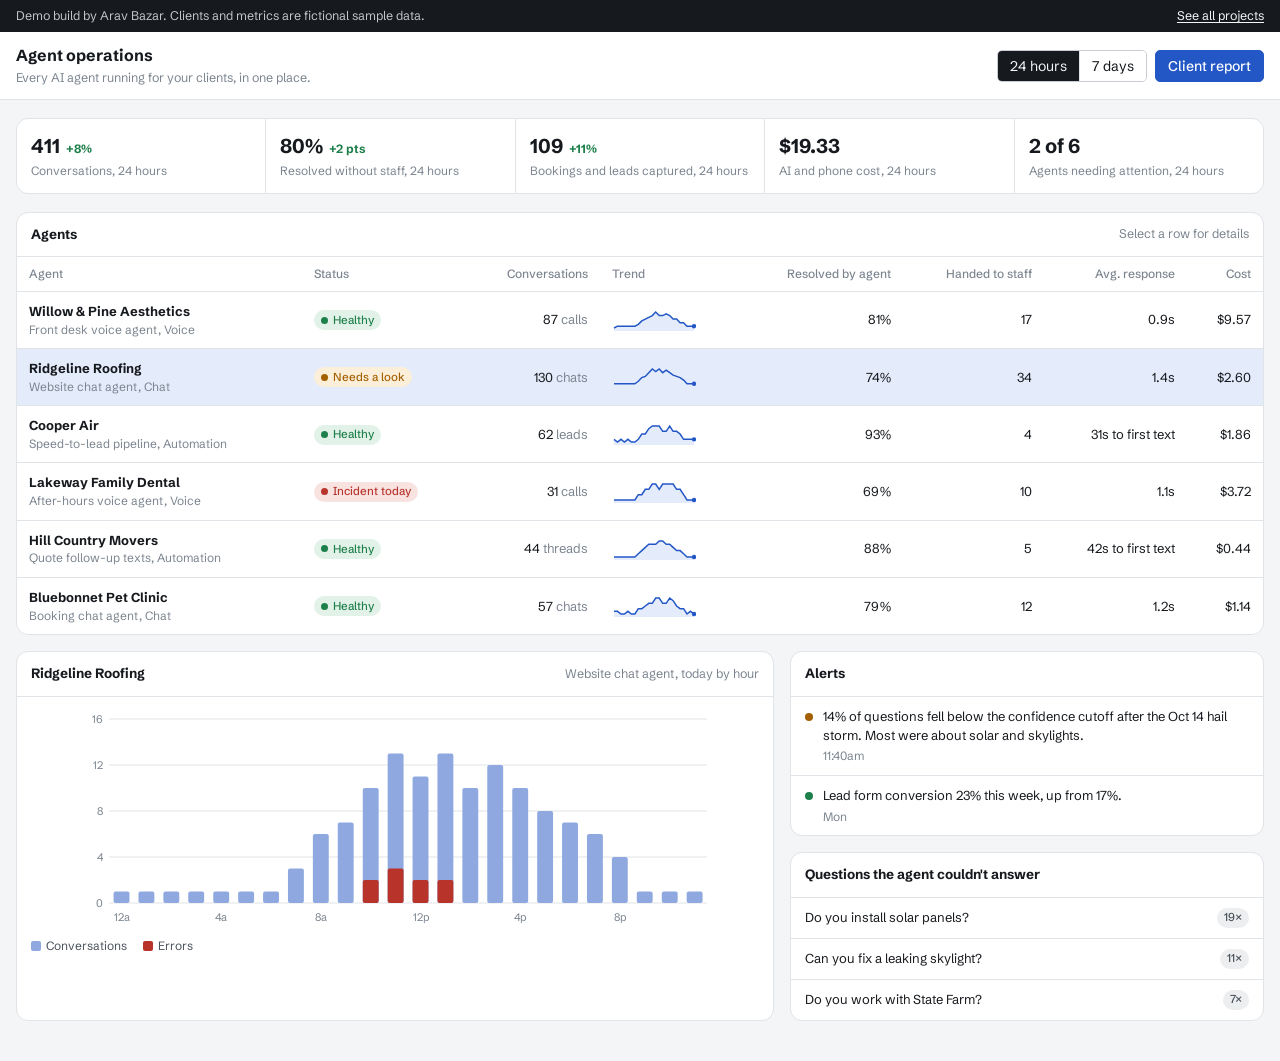
<file: agent-ops/index.html>
<!doctype html>
<html lang="en">
<head>
<meta charset="utf-8">
<meta name="viewport" content="width=device-width, initial-scale=1, viewport-fit=cover">
<title>Agent Ops Monitor</title>
<meta name="description" content="Demo: one dashboard for every AI agent an agency runs across its clients, with alerts, knowledge gaps and a forwardable client report.">
<link rel="stylesheet" href="../assets/base.css">
<style>
/* Layout: ops table first (summary before detail), selected agent's chart and feeds below. */
:root { --accent: #2357c6; --accent-soft: #e4ebfa; --bar: #8fa9e0; }
@media (prefers-color-scheme: dark) { :root:not([data-theme="light"]) { --accent: #7ea2ef; --accent-soft: #1c2640; --accent-ink: #0b1020; --bar: #3d5794; } }
:root[data-theme="dark"] { --accent: #7ea2ef; --accent-soft: #1c2640; --accent-ink: #0b1020; --bar: #3d5794; }

.wrap { max-width: 1320px; margin: 0 auto; padding-left: max(16px, env(safe-area-inset-left, 0px)); padding-right: max(16px, env(safe-area-inset-right, 0px)); }
.top { background: var(--surface); border-bottom: 1px solid var(--line); }
.top .wrap { display: flex; gap: 12px 24px; align-items: center; justify-content: space-between; flex-wrap: wrap; padding-block: 12px; }
.top h1 { margin: 0; font-size: 16px; }
.top p { margin: 2px 0 0; font-size: 12.5px; color: var(--ink-3); }
.seg { display: inline-flex; border: 1px solid var(--line-strong); border-radius: var(--r-sm); overflow: hidden; }
.seg button { border: 0; background: var(--surface); height: 30px; padding: 0 12px; cursor: pointer; border-right: 1px solid var(--line); }
.seg button:last-child { border-right: 0; }
.seg button[aria-pressed="true"] { background: var(--ink); color: var(--bg); }

.summary { display: grid; grid-template-columns: repeat(5, minmax(0, 1fr)); gap: 1px; background: var(--line); border: 1px solid var(--line); border-radius: var(--r-lg); overflow: hidden; margin-block: 18px; }
.summary div { background: var(--surface); padding: 12px 14px; }
.summary b { font-size: 20px; display: block; }
.summary span { font-size: 12px; color: var(--ink-3); }
.summary small { font-size: 12px; margin-left: 6px; }
.up { color: var(--ok); } .down { color: var(--bad); }

.panel { background: var(--surface); border: 1px solid var(--line); border-radius: var(--r-lg); }
.panel h2 { font-size: 13.5px; margin: 0; padding: 12px 14px; border-bottom: 1px solid var(--line); display: flex; justify-content: space-between; align-items: center; gap: 10px; flex-wrap: wrap; }
.tablewrap { overflow-x: auto; }
table { width: 100%; border-collapse: collapse; font-size: 13px; }
th { text-align: left; font-weight: 500; font-size: 12px; color: var(--ink-3); padding: 8px 12px; border-bottom: 1px solid var(--line); white-space: nowrap; }
th.num, td.num { text-align: right; }
td { padding: 10px 12px; border-bottom: 1px solid var(--line); white-space: nowrap; }
tbody tr { cursor: pointer; }
tbody tr:hover { background: var(--bg); }
tbody tr[aria-selected="true"] { background: var(--accent-soft); }
tbody tr:last-child td { border-bottom: 0; }
td .sub { display: block; color: var(--ink-3); font-size: 12px; }
.spark { width: 84px; height: 22px; display: block; }

.grid2 { display: grid; grid-template-columns: minmax(0, 1.6fr) minmax(0, 1fr); gap: 16px; margin-block: 16px 40px; }
.chartbox { padding: 12px 14px 8px; }
.chart { width: 100%; height: 220px; display: block; }
.legend { display: flex; gap: 16px; font-size: 12px; color: var(--ink-2); padding: 0 14px 12px; flex-wrap: wrap; }
.legend i { display: inline-block; width: 10px; height: 10px; border-radius: 2px; margin-right: 5px; vertical-align: -1px; }
.feed { list-style: none; margin: 0; padding: 0; }
.feed li { padding: 10px 14px; border-bottom: 1px solid var(--line); display: grid; grid-template-columns: auto 1fr; gap: 3px 10px; font-size: 13px; }
.feed li:last-child { border-bottom: 0; }
.feed .t { grid-column: 2; color: var(--ink-3); font-size: 12px; }
.sev { width: 8px; height: 8px; border-radius: 50%; margin-top: 6px; }
.sev.bad { background: var(--bad); } .sev.warn { background: var(--warn); } .sev.ok { background: var(--ok); }
.gaps li { grid-template-columns: 1fr auto; }
.stack { display: grid; gap: 16px; align-content: start; }

.modal { position: fixed; inset: 0; background: rgba(10, 14, 20, .45); display: grid; place-items: center; z-index: 50; padding: 16px; }
.sheet { background: var(--surface); border-radius: var(--r-lg); max-width: 640px; width: 100%; max-height: 86vh; overflow: auto; border: 1px solid var(--line); }
.sheet header { display: flex; justify-content: space-between; gap: 10px; align-items: center; padding: 14px 18px; border-bottom: 1px solid var(--line); position: sticky; top: 0; background: var(--surface); }
.report { padding: 18px 22px 24px; font-size: 14px; line-height: 1.6; }
.report h3 { margin: 0 0 4px; font-size: 18px; }
.report h4 { margin: 18px 0 4px; font-size: 14px; }
.report ul { margin: 4px 0; padding-left: 20px; }

@media (max-width: 1000px) { .grid2 { grid-template-columns: minmax(0, 1fr); } .summary { grid-template-columns: repeat(3, minmax(0, 1fr)); } }
@media (max-width: 560px) { .summary { grid-template-columns: repeat(2, minmax(0, 1fr)); } }
</style>
</head>
<body>
<div class="demo-bar"><span>Demo build by Arav Bazar. Clients and metrics are fictional sample data.</span><a href="../">See all projects</a></div>
<header class="top"><div class="wrap">
  <div><h1>Agent operations</h1><p>Every AI agent running for your clients, in one place.</p></div>
  <div style="display:flex;gap:8px;flex-wrap:wrap;align-items:center">
    <div class="seg" id="range"><button type="button" data-r="24h" aria-pressed="true">24 hours</button><button type="button" data-r="7d" aria-pressed="false">7 days</button></div>
    <button class="btn primary" id="reportBtn" type="button">Client report</button>
  </div>
</div></header>

<main class="wrap">
  <section class="summary" id="summary" aria-label="Totals"></section>
  <section class="panel" aria-label="Agents">
    <h2>Agents <span class="muted" style="font-weight:400;font-size:12.5px">Select a row for details</span></h2>
    <div class="tablewrap"><table>
      <thead><tr><th>Agent</th><th>Status</th><th class="num">Conversations</th><th>Trend</th><th class="num">Resolved by agent</th><th class="num">Handed to staff</th><th class="num">Avg. response</th><th class="num">Cost</th></tr></thead>
      <tbody id="agents"></tbody>
    </table></div>
  </section>
  <div class="grid2">
    <section class="panel" aria-label="Activity">
      <h2><span id="chartTitle">Activity</span><span class="muted" style="font-weight:400;font-size:12.5px" id="chartSub"></span></h2>
      <div class="chartbox"><svg class="chart" id="chart" role="img" aria-label="Conversations over time"></svg></div>
      <div class="legend"><span><i style="background:var(--bar)"></i>Conversations</span><span><i style="background:var(--bad)"></i>Errors</span></div>
    </section>
    <div class="stack">
      <section class="panel" aria-label="Alerts"><h2>Alerts</h2><ul class="feed" id="alerts"></ul></section>
      <section class="panel" aria-label="Knowledge gaps"><h2>Questions the agent couldn't answer</h2><ul class="feed gaps" id="gaps"></ul></section>
    </div>
  </div>
</main>

<div class="modal" id="modal" hidden><div class="sheet" role="dialog" aria-modal="true" aria-labelledby="repTitle">
  <header><b id="repTitle">Client report</b><div style="display:flex;gap:8px"><button class="btn sm" id="copyRep" type="button">Copy text</button><button class="btn sm" id="closeRep" type="button">Close</button></div></header>
  <div class="report" id="report"></div>
</div></div>

<script>
(() => {
  const $ = id => document.getElementById(id);
  const esc = s => String(s).replace(/[&<>"]/g, c => ({ "&": "&amp;", "<": "&lt;", ">": "&gt;", '"': "&quot;" }[c]));
  let seed = 7; const rnd = () => (seed = (seed * 16807) % 2147483647) / 2147483647;

  const AGENTS = [
    { id: "wp", client: "Willow & Pine Aesthetics", name: "Front desk voice agent", kind: "Voice", base: 4.2, resolved: .81, cost: .11, lat: 0.9, unit: "calls", status: "ok",
      alerts: [["warn", "Calendar API rate-limited 3 times at 9:02am; retries succeeded, no bookings lost.", "9:04am"], ["ok", "Prompt update v14 shipped: clearer filler pricing.", "Yesterday"]],
      gaps: [["Do you take CareCredit?", 6], ["Can I bring my daughter (16) for a facial?", 3], ["Do you do microneedling?", 2]] },
    { id: "rr", client: "Ridgeline Roofing", name: "Website chat agent", kind: "Chat", base: 6.5, resolved: .74, cost: .02, lat: 1.4, unit: "chats", status: "warn",
      alerts: [["warn", "14% of questions fell below the confidence cutoff after the Oct 14 hail storm. Most were about solar and skylights.", "11:40am"], ["ok", "Lead form conversion 23% this week, up from 17%.", "Mon"]],
      gaps: [["Do you install solar panels?", 19], ["Can you fix a leaking skylight?", 11], ["Do you work with State Farm?", 7]] },
    { id: "ca", client: "Cooper Air", name: "Speed-to-lead pipeline", kind: "Automation", base: 3.1, resolved: .93, cost: .03, lat: 31, unit: "leads", status: "ok",
      alerts: [["ok", "All 37 leads today got a first text in under 60 seconds.", "3:00pm"]],
      gaps: [["Lead asked about a duct cleaning price by text", 4]] },
    { id: "lw", client: "Lakeway Family Dental", name: "After-hours voice agent", kind: "Voice", base: 1.6, resolved: .69, cost: .12, lat: 1.1, unit: "calls", status: "bad",
      alerts: [["bad", "Twilio number failed over to voicemail for 6 minutes at 7:12am. Fallback worked; 2 callers left messages and were called back.", "7:20am"], ["warn", "Handoffs to staff up 12% this week, mostly insurance questions.", "Tue"]],
      gaps: [["Is Delta Dental PPO in network?", 14], ["How much is a crown without insurance?", 8]] },
    { id: "hm", client: "Hill Country Movers", name: "Quote follow-up texts", kind: "Automation", base: 2.2, resolved: .88, cost: .01, lat: 42, unit: "threads", status: "ok",
      alerts: [["ok", "Quote reminders recovered 9 quotes that had gone quiet for 3+ days.", "Mon"]], gaps: [] },
    { id: "bp", client: "Bluebonnet Pet Clinic", name: "Booking chat agent", kind: "Chat", base: 2.9, resolved: .79, cost: .02, lat: 1.2, unit: "chats", status: "ok",
      alerts: [], gaps: [["Do you see exotic pets?", 5], ["Is there a payment plan for surgery?", 3]] }
  ];
  // Per-hour series with a daytime shape, plus a few errors where the alerts say they happened.
  AGENTS.forEach(a => {
    a.hours = Array.from({ length: 24 }, (_, h) => { const day = Math.max(0, Math.sin((h - 6) / 15 * Math.PI)); const v = a.base * (0.15 + day * 1.7) * (0.75 + rnd() * .5); return Math.round(v); });
    a.days = Array.from({ length: 7 }, () => Math.round(a.base * 24 * (0.7 + rnd() * .5)));
    a.errH = a.hours.map((_, h) => (a.id === "wp" && h === 9) ? 3 : (a.id === "lw" && h === 7) ? 6 : (a.id === "rr" && h >= 10 && h <= 13) ? Math.round(2 + rnd() * 3) : (rnd() < .06 ? 1 : 0));
    a.errD = a.days.map(() => Math.round(rnd() * 6));
  });
  let range = "24h", sel = 1;

  const statusPill = s => s === "ok" ? '<span class="pill ok"><span class="dot"></span>Healthy</span>' : s === "warn" ? '<span class="pill warn"><span class="dot"></span>Needs a look</span>' : '<span class="pill bad"><span class="dot"></span>Incident today</span>';
  const series = a => range === "24h" ? a.hours : a.days;
  const errs = a => range === "24h" ? a.errH : a.errD;
  const total = a => series(a).reduce((x, y) => x + y, 0);
  const money = n => "$" + n.toFixed(2);
  const latTxt = a => a.lat >= 10 ? a.lat + "s to first text" : a.lat.toFixed(1) + "s";

  function spark(vals) {
    const w = 84, h = 22, max = Math.max(...vals, 1);
    const pts = vals.map((v, i) => [i / (vals.length - 1) * (w - 4) + 2, h - 3 - v / max * (h - 6)]);
    const d = pts.map((p, i) => (i ? "L" : "M") + p[0].toFixed(1) + " " + p[1].toFixed(1)).join(" ");
    const last = pts[pts.length - 1];
    return `<svg class="spark" viewBox="0 0 ${w} ${h}" aria-hidden="true"><path d="${d} L${w - 2} ${h} L2 ${h} Z" fill="var(--accent-soft)"/><path d="${d}" fill="none" stroke="var(--accent)" stroke-width="1.5"/><circle cx="${last[0]}" cy="${last[1]}" r="2.2" fill="var(--accent)"/></svg>`;
  }
  function renderSummary() {
    const conv = AGENTS.reduce((s, a) => s + total(a), 0);
    const res = AGENTS.reduce((s, a) => s + total(a) * a.resolved, 0) / conv;
    const cost = AGENTS.reduce((s, a) => s + total(a) * a.cost, 0);
    const inc = AGENTS.filter(a => a.status !== "ok").length;
    const booked = Math.round(total(AGENTS[0]) * .42 + total(AGENTS[1]) * .19 + total(AGENTS[2]) * .5 + total(AGENTS[5]) * .3);
    const items = [[conv.toLocaleString(), "Conversations", "+8%", "up"], [Math.round(res * 100) + "%", "Resolved without staff", "+2 pts", "up"], [booked.toLocaleString(), "Bookings and leads captured", "+11%", "up"], [money(cost), "AI and phone cost", "", ""], [inc + " of " + AGENTS.length, "Agents needing attention", "", ""]];
    $("summary").innerHTML = items.map(([v, l, d, c]) => `<div><b>${v}${d ? `<small class="${c}">${d}</small>` : ""}</b><span>${l}${range === "7d" ? ", 7 days" : ", 24 hours"}</span></div>`).join("");
  }
  function renderTable() {
    $("agents").innerHTML = AGENTS.map((a, i) => {
      const t = total(a);
      return `<tr data-i="${i}" aria-selected="${i === sel}"><td><b>${esc(a.client)}</b><span class="sub">${esc(a.name)}, ${a.kind}</span></td><td>${statusPill(a.status)}</td>
        <td class="num">${t.toLocaleString()} <span class="muted">${a.unit}</span></td><td>${spark(series(a))}</td>
        <td class="num">${Math.round(a.resolved * 100)}%</td><td class="num">${Math.round(t * (1 - a.resolved)).toLocaleString()}</td><td class="num">${latTxt(a)}</td><td class="num">${money(t * a.cost)}</td></tr>`;
    }).join("");
  }
  function renderChart() {
    const a = AGENTS[sel]; const vals = series(a), ev = errs(a);
    $("chartTitle").textContent = a.client;
    $("chartSub").textContent = a.name + (range === "24h" ? ", today by hour" : ", last 7 days");
    const W = 640, H = 220, L = 34, B = 26, T = 10, R = 8;
    const max = Math.max(...vals, 1); const step = max > 40 ? 20 : max > 20 ? 10 : max > 8 ? 4 : 2; const top = Math.ceil(max / step) * step;
    const n = vals.length, bw = (W - L - R) / n;
    const y = v => T + (H - T - B) * (1 - v / top);
    let s = "";
    for (let g = 0; g <= top; g += step) s += `<line x1="${L}" x2="${W - R}" y1="${y(g)}" y2="${y(g)}" stroke="var(--line)"/><text x="${L - 6}" y="${y(g) + 4}" text-anchor="end" font-size="11" fill="var(--ink-3)">${g}</text>`;
    const dayNames = ["Wed", "Thu", "Fri", "Sat", "Sun", "Mon", "Today"];
    vals.forEach((v, i) => {
      const x = L + i * bw + bw * .18, w = bw * .64;
      s += `<rect x="${x.toFixed(1)}" y="${y(v).toFixed(1)}" width="${w.toFixed(1)}" height="${(y(0) - y(v)).toFixed(1)}" rx="2" fill="var(--bar)"><title>${v} ${a.unit}</title></rect>`;
      if (ev[i]) s += `<rect x="${x.toFixed(1)}" y="${y(Math.min(ev[i], top)).toFixed(1)}" width="${w.toFixed(1)}" height="${(y(0) - y(Math.min(ev[i], top))).toFixed(1)}" rx="2" fill="var(--bad)"><title>${ev[i]} errors</title></rect>`;
      const lab = range === "24h" ? (i % 4 === 0 ? (i === 0 ? "12a" : i < 12 ? i + "a" : i === 12 ? "12p" : (i - 12) + "p") : "") : dayNames[i];
      if (lab) s += `<text x="${(L + i * bw + bw / 2).toFixed(1)}" y="${H - 8}" text-anchor="middle" font-size="11" fill="var(--ink-3)">${lab}</text>`;
    });
    $("chart").setAttribute("viewBox", `0 0 ${W} ${H}`); $("chart").innerHTML = s;
    $("alerts").innerHTML = a.alerts.length ? a.alerts.map(([sv, txt, t]) => `<li><span class="sev ${sv}"></span><span>${esc(txt)}</span><span class="t">${t}</span></li>`).join("") : '<li><span class="sev ok"></span><span>No alerts in this period.</span></li>';
    $("gaps").innerHTML = a.gaps.length ? a.gaps.map(([q, n]) => `<li><span>${esc(q)}</span><span class="pill">${n}×</span></li>`).join("") : '<li><span class="muted">None this period.</span></li>';
  }
  function render() { renderSummary(); renderTable(); renderChart(); }

  function report() {
    const conv = AGENTS.reduce((s, a) => s + a.days.reduce((x, y) => x + y, 0), 0);
    const a = AGENTS[sel], wk = a.days.reduce((x, y) => x + y, 0);
    const txt = `<h3>${esc(a.client)}: weekly AI report</h3><p class="muted">${esc(a.name)}, last 7 days</p>
      <h4>What happened</h4><ul><li>Your ${a.kind.toLowerCase()} agent handled ${wk.toLocaleString()} ${a.unit} and resolved ${Math.round(a.resolved * 100)}% without your team.</li>
      <li>${Math.round(wk * (1 - a.resolved))} were handed to your staff with a summary, so nobody had to start over.</li>
      <li>Average response: ${latTxt(a)}. Running cost: ${money(wk * a.cost)} for the week.</li></ul>
      <h4>Issues and fixes</h4><ul>${a.alerts.map(x => `<li>${esc(x[1])}</li>`).join("") || "<li>No issues this week.</li>"}</ul>
      <h4>Questions to add to the knowledge base</h4><ul>${a.gaps.map(g => `<li>${esc(g[0])} (asked ${g[1]} times)</li>`).join("") || "<li>None.</li>"}</ul>
      <h4>Next week</h4><ul><li>${a.gaps.length ? "Add answers for the top " + Math.min(2, a.gaps.length) + " questions above and re-test." : "Keep monitoring; no changes planned."}</li></ul>`;
    $("report").innerHTML = txt; $("repTitle").textContent = "Report for " + a.client; $("modal").hidden = false; $("closeRep").focus();
  }
  $("agents").onclick = e => { const tr = e.target.closest("tr"); if (tr) { sel = +tr.dataset.i; renderTable(); renderChart(); } };
  $("range").onclick = e => { const b = e.target.closest("button"); if (!b) return; range = b.dataset.r; document.querySelectorAll("#range button").forEach(x => x.setAttribute("aria-pressed", x === b)); render(); };
  $("reportBtn").onclick = report;
  $("closeRep").onclick = () => $("modal").hidden = true;
  $("modal").onclick = e => { if (e.target === $("modal")) $("modal").hidden = true; };
  document.addEventListener("keydown", e => { if (e.key === "Escape") $("modal").hidden = true; });
  $("copyRep").onclick = async () => { const t = $("report").innerText; try { await navigator.clipboard.writeText(t); $("copyRep").textContent = "Copied"; } catch (err) { const r = document.createRange(); r.selectNodeContents($("report")); const s = getSelection(); s.removeAllRanges(); s.addRange(r); $("copyRep").textContent = "Text selected"; } setTimeout(() => $("copyRep").textContent = "Copy text", 1600); };
  render();
})();
</script>
</body>
</html>
</file>
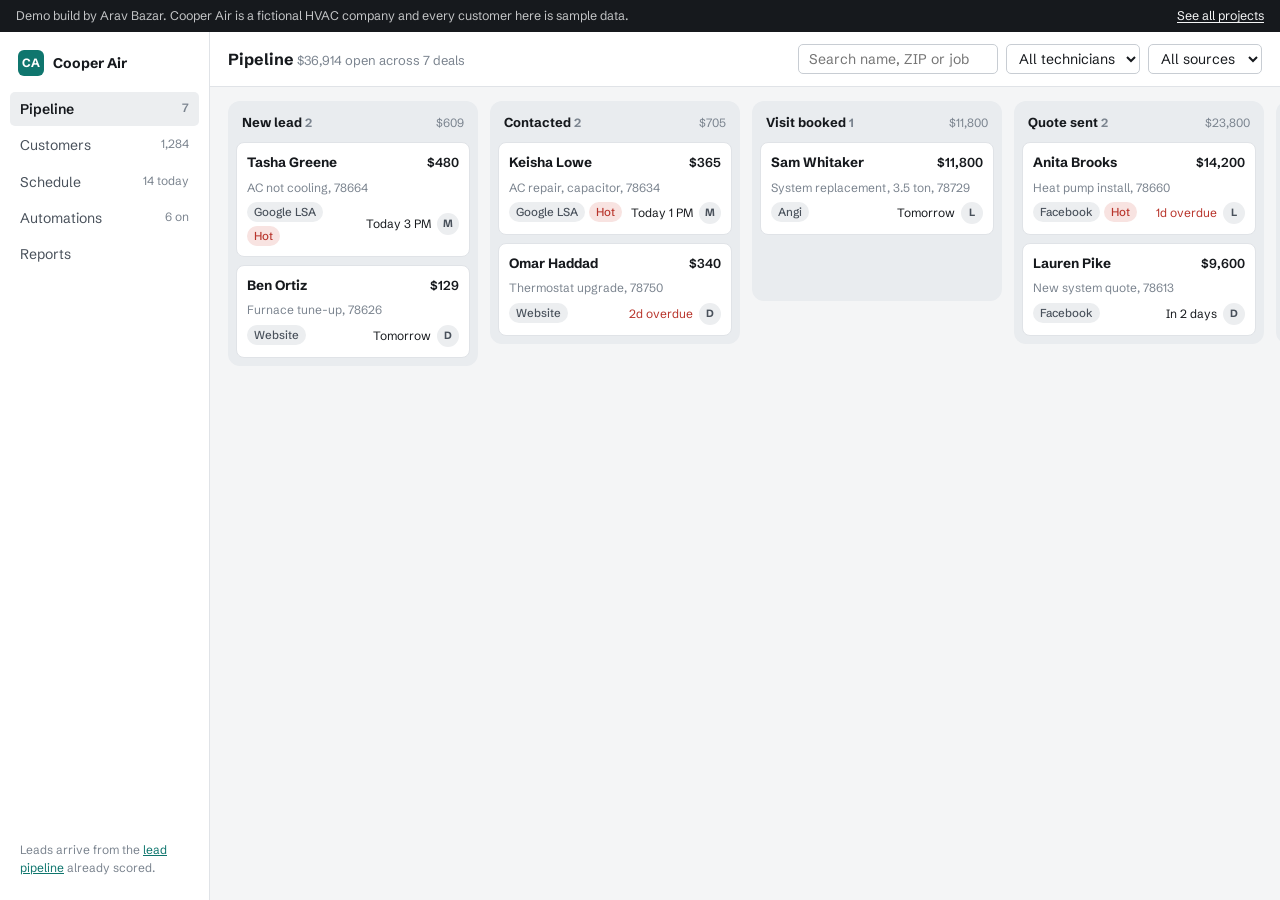
<file: crm/index.html>
<!doctype html>
<html lang="en">
<head>
<meta charset="utf-8">
<meta name="viewport" content="width=device-width, initial-scale=1, viewport-fit=cover">
<title>Cooper Air CRM</title>
<meta name="description" content="Demo: a custom CRM for a home-service company, with a drag-and-drop pipeline, built-in follow-up automations and a full history on every customer.">
<link rel="stylesheet" href="../assets/base.css">
<style>
/* Layout: sidebar nav, pipeline board, customer panel that slides over on the right. */
:root { --accent: #0f766e; --accent-soft: #dcf0ed; --col: #e9ecef; }
@media (prefers-color-scheme: dark) { :root:not([data-theme="light"]) { --accent: #4cc2b4; --accent-soft: #15302d; --accent-ink: #062320; --col: #15181b; } }
:root[data-theme="dark"] { --accent: #4cc2b4; --accent-soft: #15302d; --accent-ink: #062320; --col: #15181b; }

.shell { display: grid; grid-template-columns: 210px minmax(0, 1fr); min-height: calc(100vh - 32px); }
.nav { background: var(--surface); border-right: 1px solid var(--line); padding: 14px 10px; display: flex; flex-direction: column; gap: 2px; }
.nav .co { display: flex; gap: 9px; align-items: center; padding: 4px 8px 14px; font-weight: 700; }
.nav .co i { width: 26px; height: 26px; border-radius: 6px; background: var(--accent); color: var(--accent-ink); display: grid; place-items: center; font-style: normal; font-size: 12px; }
.nav a { text-decoration: none; padding: 7px 10px; border-radius: var(--r-sm); color: var(--ink-2); display: flex; justify-content: space-between; }
.nav a[aria-current="page"] { background: var(--sunken); color: var(--ink); font-weight: 600; }
.nav a span { color: var(--ink-3); font-size: 12px; }
.nav .foot { margin-top: auto; font-size: 12px; color: var(--ink-3); padding: 10px; }

.main { min-width: 0; display: flex; flex-direction: column; }
.bar { display: flex; flex-wrap: wrap; gap: 10px 16px; align-items: center; justify-content: space-between; padding: 12px 18px; border-bottom: 1px solid var(--line); background: var(--surface); }
.bar h1 { margin: 0; font-size: 16px; }
.filters { display: flex; gap: 8px; flex-wrap: wrap; }
.filters select { height: 30px; border: 1px solid var(--line-strong); border-radius: var(--r-sm); background: var(--surface); padding: 0 8px; }
.filters .input { width: 200px; height: 30px; }

.board { flex: 1; display: grid; grid-auto-flow: column; grid-auto-columns: minmax(250px, 1fr); gap: 12px; padding: 14px 18px 24px; overflow-x: auto; align-items: start; }
.col { background: var(--col); border-radius: var(--r-lg); padding: 8px; min-height: 200px; display: flex; flex-direction: column; gap: 8px; }
.col.over { outline: 2px dashed var(--accent); outline-offset: -2px; }
.col header { display: flex; justify-content: space-between; align-items: baseline; padding: 4px 6px 2px; }
.col header b { font-size: 13px; }
.col header span { font-size: 12px; color: var(--ink-3); }
.card { background: var(--surface); border: 1px solid var(--line); border-radius: var(--r-md); padding: 10px; display: grid; gap: 6px; cursor: grab; text-align: left; width: 100%; }
.card:hover { border-color: var(--line-strong); }
.card.dragging { opacity: .5; }
.card .r1 { display: flex; justify-content: space-between; gap: 8px; }
.card b { font-size: 13.5px; }
.card .val { font-weight: 600; font-size: 13px; }
.card .meta { font-size: 12px; color: var(--ink-3); }
.card .tags { display: flex; gap: 4px; flex-wrap: wrap; }
.card .due { font-size: 12px; white-space: nowrap; }
.nav .foot a { display: inline; padding: 0; color: var(--accent); text-decoration: underline; }
.card .due.late { color: var(--bad); }
.av { width: 22px; height: 22px; border-radius: 50%; background: var(--sunken); color: var(--ink-2); font-size: 10.5px; font-weight: 700; display: inline-grid; place-items: center; flex: none; }

.panel { position: fixed; top: 0; right: 0; bottom: 0; width: min(440px, 100vw); background: var(--surface); border-left: 1px solid var(--line); box-shadow: -12px 0 40px rgba(0,0,0,.14); z-index: 40; overflow: auto; padding-top: env(safe-area-inset-top, 0px); }
.panel header { position: sticky; top: 0; background: var(--surface); display: flex; justify-content: space-between; align-items: start; gap: 10px; padding: 16px 18px 12px; border-bottom: 1px solid var(--line); }
.panel h2 { margin: 0; font-size: 18px; }
.panel .sec { padding: 14px 18px; border-bottom: 1px solid var(--line); }
.panel h3 { margin: 0 0 8px; font-size: 12.5px; color: var(--ink-3); font-weight: 600; }
.kv { display: grid; grid-template-columns: 100px 1fr; gap: 6px 10px; font-size: 13px; margin: 0; }
.kv dt { color: var(--ink-3); } .kv dd { margin: 0; overflow-wrap: anywhere; }
.tl { list-style: none; margin: 0; padding: 0; display: grid; gap: 12px; }
.tl li { display: grid; grid-template-columns: 14px 1fr; gap: 10px; font-size: 13px; }
.tl li::before { content: ""; width: 8px; height: 8px; border-radius: 50%; background: var(--line-strong); margin-top: 5px; }
.tl li.auto::before { background: var(--accent); }
.tl small { display: block; color: var(--ink-3); font-size: 12px; }
.note { display: flex; gap: 8px; margin-top: 10px; }
.draft { margin-top: 10px; padding: 10px; border-radius: var(--r-md); background: var(--sunken); font-size: 13px; }
.toast { position: fixed; left: 50%; transform: translateX(-50%); bottom: calc(env(safe-area-inset-bottom, 0px) + 20px); background: var(--ink); color: var(--bg); padding: 9px 14px; border-radius: var(--r-md); font-size: 13px; z-index: 60; max-width: calc(100vw - 32px); }

@media (max-width: 820px) {
  .shell { grid-template-columns: minmax(0, 1fr); }
  .nav { flex-direction: row; overflow-x: auto; border-right: 0; border-bottom: 1px solid var(--line); padding: 8px; }
  .nav .co { padding: 4px 8px; } .nav .foot { display: none; }
  .filters .input { width: 100%; }
  .board { grid-auto-columns: minmax(240px, 82vw); }
}
</style>
</head>
<body>
<div class="demo-bar"><span>Demo build by Arav Bazar. Cooper Air is a fictional HVAC company and every customer here is sample data.</span><a href="../">See all projects</a></div>
<div class="shell">
  <nav class="nav" aria-label="CRM">
    <div class="co"><i aria-hidden="true">CA</i>Cooper Air</div>
    <a href="#" aria-current="page">Pipeline <span id="navCount"></span></a>
    <a href="#">Customers <span>1,284</span></a>
    <a href="#">Schedule <span>14 today</span></a>
    <a href="#">Automations <span>6 on</span></a>
    <a href="#">Reports</a>
    <div class="foot">Leads arrive from the <a href="../speed-to-lead/">lead pipeline</a> already scored.</div>
  </nav>
  <div class="main">
    <div class="bar">
      <h1>Pipeline <span class="muted" id="pipeTotal" style="font-weight:400;font-size:13px"></span></h1>
      <div class="filters">
        <label class="sr" for="q">Search</label><input class="input" id="q" placeholder="Search name, ZIP or job">
        <label class="sr" for="fTech">Technician</label><select id="fTech"><option value="">All technicians</option><option>Marco</option><option>Dana</option><option>Luis</option></select>
        <label class="sr" for="fSrc">Source</label><select id="fSrc"><option value="">All sources</option><option>Google LSA</option><option>Website</option><option>Facebook</option><option>Referral</option><option>Angi</option></select>
      </div>
    </div>
    <div class="board" id="board"></div>
  </div>
</div>
<aside class="panel" id="panel" hidden aria-label="Customer"></aside>
<div class="toast" id="toast" hidden role="status"></div>

<script>
(() => {
  const STAGES = [
    { id: "new", name: "New lead", auto: "Texted within 60 seconds by the lead pipeline" },
    { id: "contacted", name: "Contacted", auto: "Call task created for the assigned tech" },
    { id: "visit", name: "Visit booked", auto: "Reminder text sent the evening before" },
    { id: "quote", name: "Quote sent", auto: "Follow-up text scheduled in 2 days if no reply" },
    { id: "won", name: "Won", auto: "Review request sent 24 hours after the job" },
    { id: "lost", name: "Lost", auto: "Added to the spring tune-up campaign" }
  ];
  const D = (days, h = 10) => { const d = new Date(); d.setDate(d.getDate() + days); d.setHours(h, 0, 0, 0); return d; };
  let DEALS = [
    { id: 1, name: "Tasha Greene", job: "AC not cooling", value: 480, stage: "new", tech: "Marco", src: "Google LSA", zip: "78664", phone: "(512) 555-0161", score: 90, due: D(0, 15), hist: [["auto", "Lead came in from Google Local Services, scored 90", -0.02], ["auto", "Text sent: tech available today 12 to 2pm or 3 to 5pm", -0.02]] },
    { id: 2, name: "Ben Ortiz", job: "Furnace tune-up", value: 129, stage: "new", tech: "Dana", src: "Website", zip: "78626", phone: "(737) 555-0122", score: 40, due: D(1), hist: [["auto", "Lead came in from the website form, scored 40", -0.1]] },
    { id: 3, name: "Keisha Lowe", job: "AC repair, capacitor", value: 365, stage: "contacted", tech: "Marco", src: "Google LSA", zip: "78634", phone: "(512) 555-0112", score: 80, due: D(0, 13), hist: [["auto", "Text sent within 9 seconds", -0.2], ["user", "Marco called, confirmed AC blowing warm", -0.18]] },
    { id: 4, name: "Sam Whitaker", job: "System replacement, 3.5 ton", value: 11800, stage: "visit", tech: "Luis", src: "Angi", zip: "78729", phone: "(512) 555-0139", score: 65, due: D(1, 9), hist: [["auto", "Lead came in from Angi, scored 65", -2], ["user", "Luis booked an in-home estimate", -1.5], ["auto", "Reminder text scheduled for tonight", -1.5]] },
    { id: 5, name: "Anita Brooks", job: "Heat pump install", value: 14200, stage: "quote", tech: "Luis", src: "Facebook", zip: "78660", phone: "(512) 555-0174", score: 70, due: D(-1), hist: [["user", "Estimate visit done, measured for 4 ton heat pump", -6], ["user", "Quote sent: Good $11,900, Better $14,200, Best $17,600", -4], ["auto", "Follow-up text sent: any questions on the quote?", -2]] },
    { id: 6, name: "Lauren Pike", job: "New system quote", value: 9600, stage: "quote", tech: "Dana", src: "Facebook", zip: "78613", phone: "(512) 555-0133", score: 55, due: D(2), hist: [["user", "Quote sent", -9], ["auto", "Lead came in again from Facebook, merged into this deal", -0.1]] },
    { id: 7, name: "Gloria Vance", job: "No heat, igniter", value: 290, stage: "won", tech: "Marco", src: "Google LSA", zip: "78681", phone: "(512) 555-0147", score: 90, due: null, hist: [["auto", "Text sent within 9 seconds", -0.3], ["user", "Replaced hot surface igniter, heat restored", -0.25], ["auto", "Review request scheduled for tomorrow", -0.25]] },
    { id: 8, name: "Ray Dominguez", job: "Duct cleaning", value: 450, stage: "won", tech: "Dana", src: "Referral", zip: "78665", phone: "(512) 555-0185", score: 50, due: null, hist: [["user", "Job complete", -3], ["auto", "Review request sent; left 5 stars", -2]] },
    { id: 9, name: "Hannah Cole", job: "Mini-split install", value: 5400, stage: "lost", tech: "Luis", src: "Website", zip: "78641", phone: "(737) 555-0104", score: 45, due: null, lost: "Went with a cheaper quote", hist: [["user", "Customer chose another company on price", -5], ["auto", "Added to the spring tune-up campaign", -5]] },
    { id: 10, name: "Omar Haddad", job: "Thermostat upgrade", value: 340, stage: "contacted", tech: "Dana", src: "Website", zip: "78750", phone: "(512) 555-0169", score: 35, due: D(-2), hist: [["auto", "Text sent within 21 seconds", -3], ["user", "Left voicemail", -2]] }
  ];
  const $ = id => document.getElementById(id);
  const esc = s => String(s).replace(/[&<>"]/g, c => ({ "&": "&amp;", "<": "&lt;", ">": "&gt;", '"': "&quot;" }[c]));
  const money = n => "$" + n.toLocaleString();
  const ago = d => { const n = Math.round(-d * 24); if (n < 1) return "Just now"; if (n < 24) return n + "h ago"; return Math.round(-d) + "d ago"; };
  const dueTxt = d => { if (!d) return ""; const t = new Date(); t.setHours(0,0,0,0); const dd = new Date(d); dd.setHours(0,0,0,0); const n = Math.round((dd - t) / 864e5); return n < 0 ? (-n) + "d overdue" : n === 0 ? "Today " + d.toLocaleTimeString([], { hour: "numeric" }) : n === 1 ? "Tomorrow" : "In " + n + " days"; };
  const initials = n => n.split(" ").map(x => x[0]).join("").slice(0, 2);
  let open = null;

  function filtered() {
    const q = $("q").value.trim().toLowerCase(), t = $("fTech").value, s = $("fSrc").value;
    return DEALS.filter(d => (!q || (d.name + " " + d.job + " " + d.zip).toLowerCase().includes(q)) && (!t || d.tech === t) && (!s || d.src === s));
  }
  function render() {
    const list = filtered();
    const openDeals = list.filter(d => !["won", "lost"].includes(d.stage));
    $("pipeTotal").textContent = money(openDeals.reduce((a, d) => a + d.value, 0)) + " open across " + openDeals.length + " deals";
    $("navCount").textContent = openDeals.length;
    $("board").innerHTML = STAGES.map(st => {
      const ds = list.filter(d => d.stage === st.id);
      return `<section class="col" data-stage="${st.id}" aria-label="${st.name}"><header><b>${st.name} <span>${ds.length}</span></b><span>${money(ds.reduce((a, d) => a + d.value, 0))}</span></header>
        ${ds.map(d => `<button class="card" draggable="true" data-id="${d.id}" type="button">
          <div class="r1"><b>${esc(d.name)}</b><span class="val">${money(d.value)}</span></div>
          <span class="meta">${esc(d.job)}, ${esc(d.zip)}</span>
          <div class="r1"><span class="tags"><span class="pill">${esc(d.src)}</span>${d.score >= 70 && !["won", "lost"].includes(d.stage) ? '<span class="pill bad">Hot</span>' : ""}</span>
          <span style="display:flex;gap:6px;align-items:center">${d.due ? `<span class="due ${d.due < new Date() && dueTxt(d.due).includes("overdue") ? "late" : ""}">${dueTxt(d.due)}</span>` : ""}<span class="av" title="${d.tech}">${initials(d.tech)}</span></span></div>
        </button>`).join("")}</section>`;
    }).join("");
  }
  function toast(msg) { $("toast").textContent = msg; $("toast").hidden = false; clearTimeout(toast.t); toast.t = setTimeout(() => $("toast").hidden = true, 2600); }
  function move(id, stage) {
    const d = DEALS.find(x => x.id === id); if (!d || d.stage === stage) return;
    const st = STAGES.find(s => s.id === stage);
    d.hist.push(["user", "Moved to " + st.name, 0]);
    d.hist.push(["auto", st.auto, 0]);
    if (stage === "visit") d.due = D(1, 10); if (stage === "quote") d.due = D(2); if (["won", "lost"].includes(stage)) d.due = null;
    d.stage = stage; render(); if (open === id) openPanel(id);
    toast(`${d.name} moved to ${st.name}. ${st.auto}.`);
  }
  function draft(d) {
    const f = d.name.split(" ")[0];
    return {
      new: `Hi ${f}, this is ${d.tech} from Cooper Air. I can come take a look at your ${d.job.toLowerCase()} today. Does 2pm or 4pm work better?`,
      contacted: `Hi ${f}, ${d.tech} from Cooper Air again. Just want to get you on the schedule for the ${d.job.toLowerCase()}. What day works this week?`,
      visit: `Hi ${f}, reminder that ${d.tech} will be at your home tomorrow at 9am for the estimate. Reply R to reschedule.`,
      quote: `Hi ${f}, checking in on the quote for your ${d.job.toLowerCase()}. Happy to walk through the options or the financing on a quick call. Any questions?`,
      won: `Hi ${f}, thanks for choosing Cooper Air. If ${d.tech} did a good job, a quick Google review helps us a lot: g.page/cooper-air-demo`,
      lost: `Hi ${f}, no worries on the ${d.job.toLowerCase()}. If anything changes, we're here, and our spring tune-up is $89 for past customers.`
    }[d.stage];
  }
  function openPanel(id) {
    const d = DEALS.find(x => x.id === id); open = id;
    $("panel").innerHTML = `<header><div><h2>${esc(d.name)}</h2><span class="muted">${esc(d.job)}</span></div><button class="btn sm" id="closeP" type="button">Close</button></header>
      <div class="sec"><dl class="kv"><dt>Deal value</dt><dd><b>${money(d.value)}</b></dd><dt>Stage</dt><dd><label class="sr" for="stageSel">Stage</label><select id="stageSel" class="input" style="height:30px">${STAGES.map(s => `<option value="${s.id}" ${s.id === d.stage ? "selected" : ""}>${s.name}</option>`).join("")}</select></dd>
        <dt>Phone</dt><dd>${esc(d.phone)}</dd><dt>ZIP</dt><dd>${esc(d.zip)}</dd><dt>Technician</dt><dd>${esc(d.tech)}</dd><dt>Source</dt><dd>${esc(d.src)}</dd><dt>Lead score</dt><dd>${d.score} / 100</dd>
        ${d.due ? `<dt>Next step</dt><dd>${dueTxt(d.due)}</dd>` : ""}${d.lost ? `<dt>Lost reason</dt><dd>${esc(d.lost)}</dd>` : ""}</dl></div>
      <div class="sec"><h3>Next text</h3><div class="draft" id="draft">${esc(draft(d))}</div><div class="note"><button class="btn sm primary" id="sendDraft" type="button">Send text</button><button class="btn sm" id="copyDraft" type="button">Copy</button></div></div>
      <div class="sec"><h3>History</h3><ul class="tl">${d.hist.slice().reverse().map(([k, t, when]) => `<li class="${k === "auto" ? "auto" : ""}"><span>${esc(t)}<small>${k === "auto" ? "Automation" : d.tech}, ${ago(when)}</small></span></li>`).join("")}</ul>
        <form class="note" id="noteForm"><label class="sr" for="noteIn">Add a note</label><input class="input" id="noteIn" placeholder="Add a note"><button class="btn sm">Add</button></form></div>`;
    $("panel").hidden = false;
    $("closeP").onclick = () => { $("panel").hidden = true; open = null; };
    $("stageSel").onchange = e => move(id, e.target.value);
    $("sendDraft").onclick = () => { d.hist.push(["user", "Text sent: " + draft(d), 0]); openPanel(id); toast("Text sent to " + d.phone + " (demo, nothing actually sent)."); };
    $("copyDraft").onclick = async () => { try { await navigator.clipboard.writeText(draft(d)); toast("Copied."); } catch (e) { const r = document.createRange(); r.selectNodeContents($("draft")); const s = getSelection(); s.removeAllRanges(); s.addRange(r); } };
    $("noteForm").onsubmit = e => { e.preventDefault(); const v = $("noteIn").value.trim(); if (!v) return; d.hist.push(["user", v, 0]); openPanel(id); };
  }

  // Drag and drop between columns (desktop); the stage menu in the panel covers touch and keyboard.
  let dragId = null;
  $("board").addEventListener("dragstart", e => { const c = e.target.closest(".card"); if (!c) return; dragId = +c.dataset.id; c.classList.add("dragging"); e.dataTransfer.effectAllowed = "move"; try { e.dataTransfer.setData("text/plain", c.dataset.id); } catch (err) {} });
  $("board").addEventListener("dragend", e => { const c = e.target.closest(".card"); if (c) c.classList.remove("dragging"); document.querySelectorAll(".col.over").forEach(x => x.classList.remove("over")); });
  $("board").addEventListener("dragover", e => { const col = e.target.closest(".col"); if (!col) return; e.preventDefault(); document.querySelectorAll(".col.over").forEach(x => x !== col && x.classList.remove("over")); col.classList.add("over"); });
  $("board").addEventListener("drop", e => { const col = e.target.closest(".col"); if (!col || dragId == null) return; e.preventDefault(); move(dragId, col.dataset.stage); dragId = null; });
  $("board").addEventListener("click", e => { const c = e.target.closest(".card"); if (c) openPanel(+c.dataset.id); });
  ["q", "fTech", "fSrc"].forEach(id => $(id).addEventListener("input", render));
  document.addEventListener("keydown", e => { if (e.key === "Escape") { $("panel").hidden = true; open = null; } });
  render();
  window.__demo = { move, openPanel };
})();
</script>
</body>
</html>
</file>
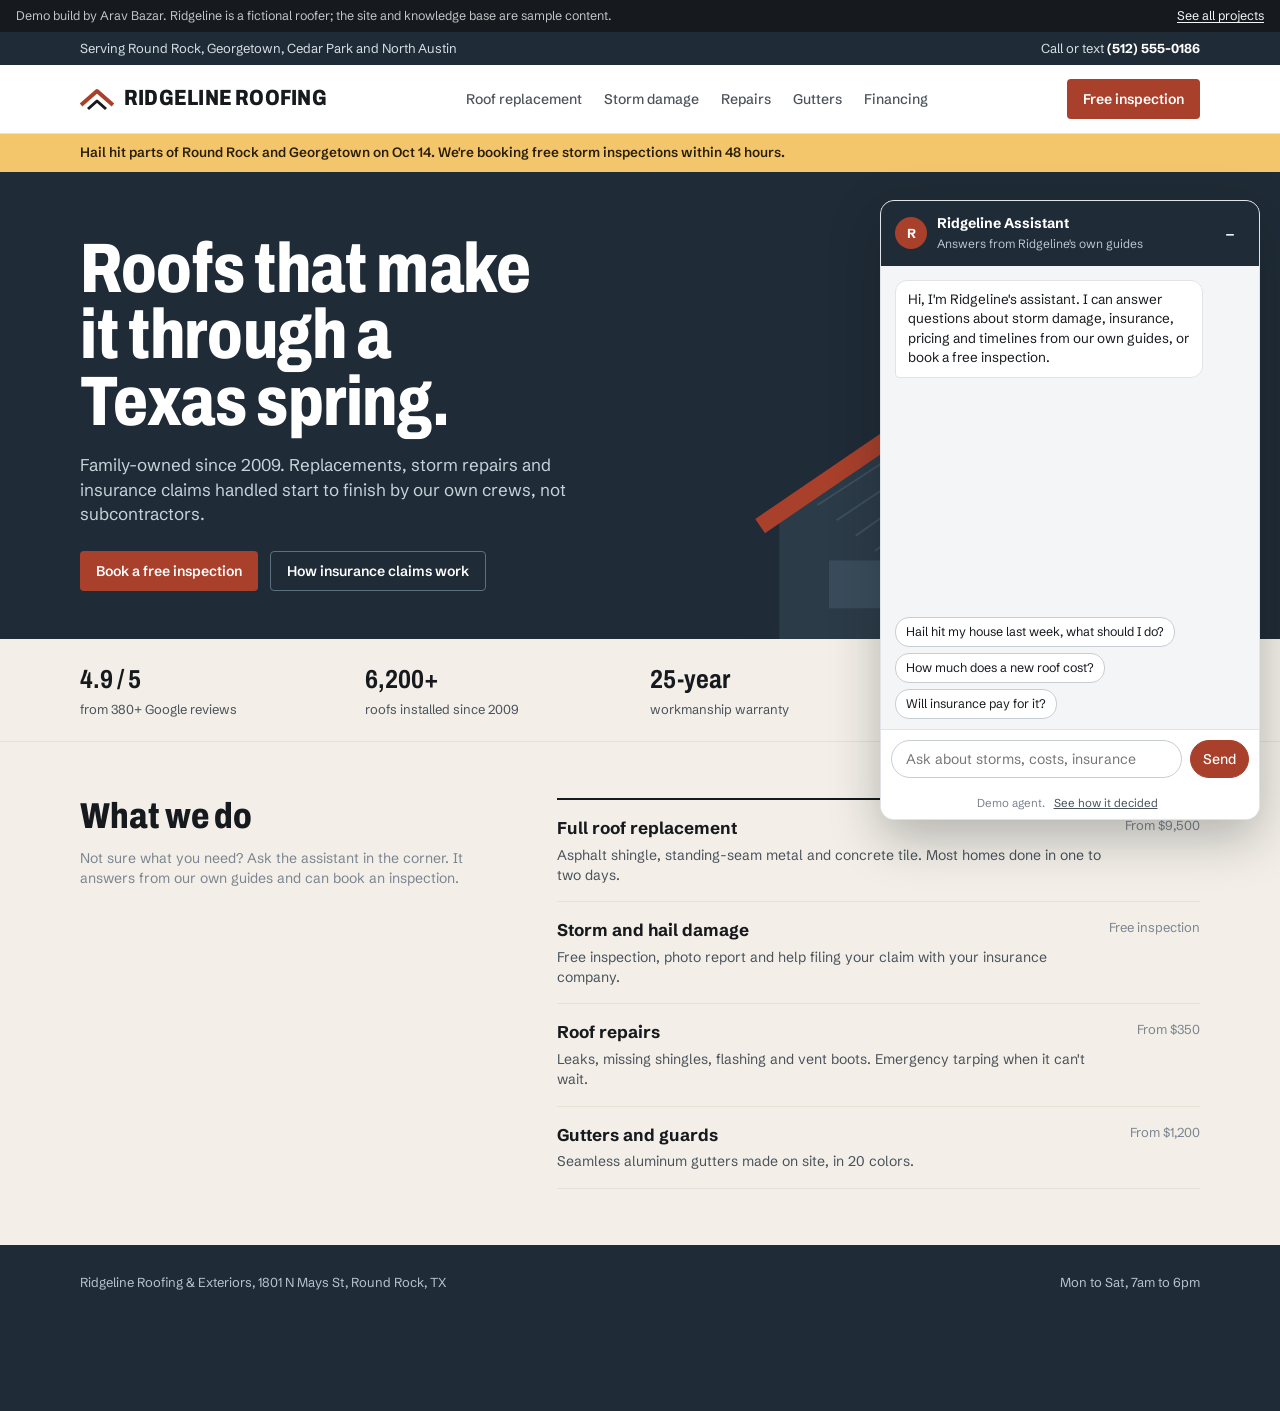
<file: roofing/index.html>
<!doctype html>
<html lang="en">
<head>
<meta charset="utf-8">
<meta name="viewport" content="width=device-width, initial-scale=1, viewport-fit=cover">
<title>Ridgeline Roofing Site Agent</title>
<meta name="description" content="Demo: a website chat agent for a roofing company that answers from the company's own knowledge base, shows its sources and books inspections.">
<link rel="stylesheet" href="../assets/base.css">
<link rel="stylesheet" href="https://fonts.googleapis.com/css2?family=Archivo:wdth,wght@75..100,500..800&display=swap">
<style>
/* Layout: the client's real-looking marketing site, with the chat widget on top and an
   optional "how it works" drawer that exposes retrieval, guardrails and the lead record. */
:root {
  --brick: #a8402b; --brick-ink: #ffffff; --slate: #1f2b36; --slate-2: #2c3b48; --sand: #f3efe8; --sand-2: #e7e0d4;
  --accent: #a8402b; --accent-soft: #f6e4df;
  --display: "Archivo", "Arial Narrow", Arial, sans-serif;
}
@media (prefers-color-scheme: dark) { :root:not([data-theme="light"]) { --sand: #1b1f22; --sand-2: #262b30; --accent: #e07a62; --accent-soft: #3a211b; --accent-ink: #1a0f0c; } }
:root[data-theme="dark"] { --sand: #1b1f22; --sand-2: #262b30; --accent: #e07a62; --accent-soft: #3a211b; --accent-ink: #1a0f0c; }

.site { background: var(--sand); color: var(--ink); }
.wrap { max-width: 1160px; margin: 0 auto; padding-left: max(20px, env(safe-area-inset-left, 0px)); padding-right: max(20px, env(safe-area-inset-right, 0px)); }
.util { background: var(--slate); color: #d9e0e6; font-size: 13px; }
.util .wrap { display: flex; justify-content: space-between; gap: 12px; padding-block: 7px; flex-wrap: wrap; }
.util b { color: #fff; }
nav.main { background: var(--surface); border-bottom: 1px solid var(--line); }
nav.main .wrap { display: flex; align-items: center; justify-content: space-between; gap: 16px; padding-block: 14px; flex-wrap: wrap; }
.logo { display: flex; align-items: center; gap: 10px; font-family: var(--display); font-stretch: 80%; font-weight: 800; font-size: 22px; letter-spacing: .01em; text-decoration: none; }
.logo svg { width: 34px; height: 24px; }
.links { display: flex; gap: 22px; font-weight: 500; flex-wrap: wrap; }
.links a { text-decoration: none; color: var(--ink-2); }
.cta { background: var(--brick); color: var(--brick-ink); border: 0; height: 40px; padding: 0 16px; border-radius: 4px; font-weight: 600; cursor: pointer; }

.hero { background: var(--slate); color: #fff; position: relative; overflow: hidden; }
.hero .wrap { display: grid; grid-template-columns: minmax(0, 1.15fr) minmax(0, .85fr); gap: 40px; padding-block: 64px 0; align-items: end; }
.hero h1 { font-family: var(--display); font-stretch: 78%; font-weight: 800; font-size: clamp(40px, 6vw, 70px); line-height: .95; margin: 0 0 18px; text-wrap: balance; letter-spacing: -.005em; }
.hero p { font-size: 17px; color: #c9d3dc; max-width: 520px; margin: 0 0 24px; }
.hero .row { display: flex; gap: 12px; flex-wrap: wrap; margin-bottom: 48px; }
.ghost { background: transparent; color: #fff; border: 1px solid #5d7080; height: 40px; padding: 0 16px; border-radius: 4px; font-weight: 600; cursor: pointer; }
.roofart { width: 100%; height: auto; display: block; }
.alert { background: #f3c66b; color: #2a1f05; font-weight: 600; font-size: 13.5px; }
.alert .wrap { padding-block: 9px; }

.trust { border-bottom: 1px solid var(--sand-2); }
.trust .wrap { display: grid; grid-template-columns: repeat(4, minmax(0, 1fr)); gap: 20px; padding-block: 22px; }
.trust b { font-family: var(--display); font-stretch: 80%; font-size: 26px; display: block; }
.trust span { color: var(--ink-2); font-size: 13px; }

.services .wrap { padding-block: 56px; display: grid; grid-template-columns: minmax(0, .8fr) minmax(0, 1.2fr); gap: 48px; }
.services h2 { font-family: var(--display); font-stretch: 80%; font-weight: 800; font-size: 36px; line-height: 1; margin: 0 0 12px; }
.svc-list { display: grid; gap: 0; border-top: 2px solid var(--ink); }
.svc-list div { display: grid; grid-template-columns: 1fr auto; gap: 4px 20px; padding: 16px 0; border-bottom: 1px solid var(--sand-2); }
.svc-list h3 { margin: 0; font-size: 17px; }
.svc-list p { margin: 0; grid-column: 1; color: var(--ink-2); }
.svc-list span { color: var(--ink-3); font-size: 13px; grid-row: 1; grid-column: 2; }
footer.f { background: var(--slate); color: #b9c4ce; font-size: 13px; }
footer.f .wrap { padding-block: 28px 120px; display: flex; gap: 24px; justify-content: space-between; flex-wrap: wrap; }

/* ---------- Chat widget ---------- */
.launcher { position: fixed; right: max(20px, calc(env(safe-area-inset-right, 0px) + 20px)); bottom: calc(env(safe-area-inset-bottom, 0px) + 20px); z-index: 30; height: 48px; padding: 0 18px 0 14px; border-radius: 24px; border: 0; background: var(--brick); color: #fff; font-weight: 600; display: flex; align-items: center; gap: 8px; cursor: pointer; box-shadow: 0 6px 20px rgba(20, 20, 20, .25); }
.widget { position: fixed; right: max(20px, calc(env(safe-area-inset-right, 0px) + 20px)); bottom: calc(env(safe-area-inset-bottom, 0px) + 80px); z-index: 31; width: 380px; max-width: calc(100vw - 32px); height: min(620px, calc(100vh - 120px)); background: var(--surface); border: 1px solid var(--line); border-radius: 14px; box-shadow: 0 18px 50px rgba(15, 20, 25, .28); display: flex; flex-direction: column; overflow: hidden; font-family: var(--font); }
.w-head { background: var(--slate); color: #fff; padding: 12px 14px; display: flex; align-items: center; gap: 10px; }
.w-head .av { width: 32px; height: 32px; border-radius: 50%; background: var(--brick); display: grid; place-items: center; font-weight: 700; font-size: 13px; }
.w-head b { display: block; font-size: 14px; }
.w-head small { color: #b9c6d1; font-size: 12px; }
.w-head .x { margin-left: auto; background: none; border: 0; color: #fff; font-size: 20px; cursor: pointer; width: 30px; height: 30px; }
.w-body { flex: 1; overflow: auto; padding: 14px; display: flex; flex-direction: column; gap: 10px; background: var(--bg); }
.msg { max-width: 88%; padding: 9px 12px; border-radius: 12px; font-size: 13.5px; line-height: 1.45; }
.msg.bot { background: var(--surface); border: 1px solid var(--line); align-self: flex-start; border-bottom-left-radius: 4px; }
.msg.me { background: var(--slate); color: #fff; align-self: flex-end; border-bottom-right-radius: 4px; }
:root[data-theme="dark"] .msg.me { background: var(--slate-2); }
.srcs { display: flex; gap: 5px; flex-wrap: wrap; margin-top: 7px; }
.srcs span { font-size: 11.5px; color: var(--ink-2); background: var(--sunken); border-radius: 4px; padding: 2px 6px; }
.typing { align-self: flex-start; color: var(--ink-3); font-size: 12.5px; }
.sugg { display: flex; gap: 6px; flex-wrap: wrap; padding: 0 14px 10px; background: var(--bg); }
.sugg button { font-size: 12.5px; border: 1px solid var(--line-strong); background: var(--surface); border-radius: 14px; padding: 5px 10px; cursor: pointer; }
.w-foot { border-top: 1px solid var(--line); padding: 10px; display: flex; gap: 8px; background: var(--surface); }
.w-foot .input { height: 38px; border-radius: 19px; padding: 0 14px; }
.w-foot .btn { height: 38px; border-radius: 19px; }
.leadform { display: grid; gap: 7px; background: var(--surface); border: 1px solid var(--line); border-radius: 12px; padding: 12px; align-self: stretch; }
.leadform label { font-size: 12px; color: var(--ink-2); display: grid; gap: 3px; }
.leadform .err { color: var(--bad); font-size: 12px; min-height: 0; }
.w-meta { font-size: 11.5px; color: var(--ink-3); text-align: center; padding: 6px; background: var(--surface); }
.w-meta button { background: none; border: 0; text-decoration: underline; color: var(--ink-2); cursor: pointer; font-size: 11.5px; }

/* ---------- How it works drawer ---------- */
.drawer { position: fixed; top: 0; left: 0; bottom: 0; width: min(420px, 100vw); z-index: 40; background: var(--surface); border-right: 1px solid var(--line); box-shadow: 10px 0 40px rgba(0,0,0,.18); overflow: auto; font-family: var(--font); padding-top: env(safe-area-inset-top, 0px); }
.drawer header { position: sticky; top: 0; background: var(--surface); padding: 14px 16px; border-bottom: 1px solid var(--line); display: flex; justify-content: space-between; align-items: center; gap: 10px; }
.drawer h2 { margin: 0; font-size: 15px; }
.drawer h3 { margin: 18px 16px 8px; font-size: 12.5px; color: var(--ink-3); font-weight: 600; }
.dq { margin: 0 16px; padding: 8px 10px; background: var(--sunken); border-radius: var(--r-sm); font-size: 13px; }
.hits { margin: 0 16px; display: grid; gap: 6px; }
.hit { border: 1px solid var(--line); border-radius: var(--r-md); padding: 8px 10px; font-size: 12.5px; display: grid; gap: 4px; }
.hit .row { display: flex; justify-content: space-between; gap: 8px; }
.bar { height: 4px; background: var(--sunken); border-radius: 2px; overflow: hidden; }
.bar i { display: block; height: 100%; background: var(--accent); }
.hit.used { border-color: var(--accent); }
.kv { margin: 0 16px; display: grid; grid-template-columns: 90px 1fr; gap: 5px 10px; font-size: 13px; }
.kv dt { color: var(--ink-3); } .kv dd { margin: 0; overflow-wrap: anywhere; }
.drawer .note { margin: 6px 16px 0; font-size: 12.5px; color: var(--ink-2); }

@media (max-width: 860px) {
  .hero .wrap, .services .wrap { grid-template-columns: minmax(0, 1fr); gap: 20px; }
  .hero .wrap { padding-block: 40px 0; }
  .roofart { max-width: 420px; }
  .trust .wrap { grid-template-columns: repeat(2, minmax(0, 1fr)); }
  .links { display: none; }
}
@media (max-width: 480px) {
  .widget { right: 8px; left: 8px; width: auto; max-width: none; bottom: calc(env(safe-area-inset-bottom, 0px) + 76px); height: calc(100vh - 150px); }
}
</style>
</head>
<body>
<div class="demo-bar"><span>Demo build by Arav Bazar. Ridgeline is a fictional roofer; the site and knowledge base are sample content.</span><a href="../">See all projects</a></div>

<div class="site">
  <div class="util"><div class="wrap"><span>Serving Round Rock, Georgetown, Cedar Park and North Austin</span><span>Call or text <b>(512) 555-0186</b></span></div></div>
  <nav class="main"><div class="wrap">
    <a class="logo" href="#top"><svg viewBox="0 0 34 24" aria-hidden="true"><path d="M1 18 L17 4 L33 18" fill="none" stroke="var(--brick)" stroke-width="4" stroke-linejoin="round"/><path d="M8 22 L17 14 L26 22" fill="none" stroke="currentColor" stroke-width="3" stroke-linejoin="round"/></svg>RIDGELINE ROOFING</a>
    <div class="links"><a href="#svc">Roof replacement</a><a href="#svc">Storm damage</a><a href="#svc">Repairs</a><a href="#svc">Gutters</a><a href="#svc">Financing</a></div>
    <button class="cta" type="button" data-open-chat>Free inspection</button>
  </div></nav>
  <div class="alert"><div class="wrap">Hail hit parts of Round Rock and Georgetown on Oct 14. We're booking free storm inspections within 48 hours.</div></div>

  <section class="hero" id="top"><div class="wrap">
    <div>
      <h1>Roofs that make it through a Texas spring.</h1>
      <p>Family-owned since 2009. Replacements, storm repairs and insurance claims handled start to finish by our own crews, not subcontractors.</p>
      <div class="row"><button class="cta" type="button" data-open-chat>Book a free inspection</button><button class="ghost" type="button" data-ask="How does the insurance claim process work?">How insurance claims work</button></div>
    </div>
    <svg class="roofart" viewBox="0 0 480 300" role="img" aria-label="Illustration of a house roofline">
      <rect x="0" y="0" width="480" height="300" fill="var(--slate)"/>
      <path d="M40 300 V170 L240 40 L440 170 V300 Z" fill="var(--slate-2)"/>
      <path d="M20 182 L240 32 L460 182" fill="none" stroke="var(--brick)" stroke-width="18" stroke-linejoin="miter"/>
      <g stroke="#3d4f5e" stroke-width="2" fill="none">
        <path d="M80 160 L240 56 L400 160"/><path d="M100 176 L240 82 L380 176"/><path d="M120 192 L240 108 L360 192"/><path d="M140 208 L240 134 L340 208"/>
      </g>
      <rect x="196" y="210" width="88" height="90" fill="#151e27"/>
      <rect x="92" y="218" width="64" height="50" fill="#3a4c5b"/><rect x="324" y="218" width="64" height="50" fill="#3a4c5b"/>
    </svg>
  </div></section>

  <section class="trust"><div class="wrap">
    <div><b>4.9 / 5</b><span>from 380+ Google reviews</span></div>
    <div><b>6,200+</b><span>roofs installed since 2009</span></div>
    <div><b>25-year</b><span>workmanship warranty</span></div>
    <div><b>48 hours</b><span>to inspect after a storm</span></div>
  </div></section>

  <section class="services" id="svc"><div class="wrap">
    <div><h2>What we do</h2><p class="muted">Not sure what you need? Ask the assistant in the corner. It answers from our own guides and can book an inspection.</p></div>
    <div class="svc-list">
      <div><h3>Full roof replacement</h3><p>Asphalt shingle, standing-seam metal and concrete tile. Most homes done in one to two days.</p><span>From $9,500</span></div>
      <div><h3>Storm and hail damage</h3><p>Free inspection, photo report and help filing your claim with your insurance company.</p><span>Free inspection</span></div>
      <div><h3>Roof repairs</h3><p>Leaks, missing shingles, flashing and vent boots. Emergency tarping when it can't wait.</p><span>From $350</span></div>
      <div><h3>Gutters and guards</h3><p>Seamless aluminum gutters made on site, in 20 colors.</p><span>From $1,200</span></div>
    </div>
  </div></section>
  <footer class="f"><div class="wrap"><span>Ridgeline Roofing &amp; Exteriors, 1801 N Mays St, Round Rock, TX</span><span>Mon to Sat, 7am to 6pm</span></div></footer>
</div>

<button class="launcher" id="launcher" type="button" aria-expanded="false" hidden><svg width="18" height="18" viewBox="0 0 24 24" aria-hidden="true"><path d="M4 5h16v11H9l-5 4z" fill="none" stroke="currentColor" stroke-width="2" stroke-linejoin="round"/></svg>Questions? Ask us</button>

<section class="widget" id="widget" aria-label="Chat with Ridgeline">
  <div class="w-head"><div class="av" aria-hidden="true">R</div><div><b>Ridgeline Assistant</b><small>Answers from Ridgeline's own guides</small></div><button class="x" id="closeChat" type="button" aria-label="Minimize chat">&#8211;</button></div>
  <div class="w-body" id="wbody" aria-live="polite"></div>
  <div class="sugg" id="sugg"></div>
  <form class="w-foot" id="wform" autocomplete="off"><label class="sr" for="wq">Message</label><input class="input" id="wq" placeholder="Ask about storms, costs, insurance"><button class="btn primary">Send</button></form>
  <div class="w-meta">Demo agent. <button type="button" id="howBtn">See how it decided</button></div>
</section>

<aside class="drawer" id="drawer" hidden aria-label="How the assistant decided">
  <header><h2>How it decided</h2><button class="btn sm" id="closeDrawer" type="button">Close</button></header>
  <h3>Last question</h3><div class="dq" id="dq">Ask something in the chat.</div>
  <h3>Retrieved from the knowledge base</h3><div class="hits" id="hits"></div>
  <h3>Guardrail</h3><p class="note" id="guard">Waiting for a question.</p>
  <h3>Lead record</h3><dl class="kv" id="lead"></dl>
  <p class="note" id="leadNote">Created when a visitor asks to book. Sent to the CRM with the topics they asked about.</p>
</aside>

<script>
(() => {
  // ---------- Knowledge base (what the company wrote; the agent may only answer from this) ----------
  const KB = [
    { id: "storm-process", t: "After a hail or wind storm", k: "hail storm wind damage after dented shingles granules check roof missing what do i do",
      a: "After a storm, look for dented gutters, shingle granules in your downspouts or missing shingles, but don't climb on the roof. We do free storm inspections within 48 hours and give you a photo report you can send to your insurance company." },
    { id: "insurance", t: "Insurance claims", k: "insurance claim adjuster deductible covered cover pay file claim process policy",
      a: "We inspect first and tell you honestly whether the damage is worth a claim. If it is, you file with your insurer, we meet the adjuster on your roof and send them our photo report. You pay only your deductible on covered work. Whether it's covered is always your insurer's decision." },
    { id: "cost", t: "What a new roof costs", k: "cost price how much replacement replace new roof estimate quote expensive average per square",
      a: "Most full replacements in our area run $9,500 to $18,000 for asphalt shingles, $22,000 to $38,000 for standing-seam metal, and more for tile. Your exact price depends on roof size, pitch and layers to tear off, so we give a written quote after the free inspection." },
    { id: "repair-cost", t: "Repair pricing", k: "repair leak fix small patch missing shingle flashing vent boot cost price",
      a: "Most repairs, like replacing missing shingles, flashing or a vent boot, run $350 to $1,500. We quote on site before any work starts." },
    { id: "timeline", t: "How long it takes", k: "how long take time days timeline schedule when start finish one day",
      a: "Most replacements take one to two days once materials arrive. Right now we're scheduling installs about two to three weeks out. Inspections are within 48 hours." },
    { id: "materials", t: "Shingle, metal or tile", k: "material shingle asphalt metal standing seam tile best which type lifespan class 4 impact",
      a: "Class 4 impact-rated asphalt shingles are the most popular here and often lower your premium. Standing-seam metal costs more but lasts 40 to 60 years and handles hail well. Concrete tile suits Spanish-style homes." },
    { id: "warranty", t: "Warranty", k: "warranty guarantee coverage years manufacturer workmanship",
      a: "Every replacement includes our 25-year workmanship warranty plus the manufacturer's material warranty, which is lifetime on most of the shingles we install." },
    { id: "financing", t: "Financing", k: "finance financing payment plan monthly afford credit loan pay over time",
      a: "We offer financing with approved credit, including 12 months same-as-cash and longer plans. Checking your options doesn't affect your credit score." },
    { id: "area", t: "Service area", k: "area serve service location where come out cities round rock georgetown cedar park pflugerville hutto leander austin",
      a: "We serve Round Rock, Georgetown, Cedar Park, Leander, Hutto, Pflugerville and North Austin. Outside that, ask and we'll tell you honestly if we can get there." },
    { id: "emergency", t: "Emergency leaks", k: "emergency leak leaking now tarp water coming in ceiling urgent tonight",
      a: "If water is coming in now, call or text (512) 555-0186. We do emergency tarping the same day when crews are available, and move valuables away from the leak until we get there." },
    { id: "inspection", t: "Free inspection", k: "free inspection estimate come out look book schedule appointment visit quote someone",
      a: "Inspections are free and take about 45 minutes. You don't need to be home if we can reach the roof safely. You get a photo report either way." },
    { id: "gutters", t: "Gutters", k: "gutter gutters guards downspout seamless clog",
      a: "We install seamless aluminum gutters made on site in 20 colors, starting around $1,200 for a typical home. Gutter guards are an add-on." },
    { id: "hoa", t: "Permits and HOAs", k: "permit hoa homeowners association approval color city code",
      a: "We pull the city permit and can send your HOA the color and material specs they ask for. HOA approval usually takes about a week." },
    { id: "payment", t: "When you pay", k: "deposit pay upfront payment when due",
      a: "No money up front on insurance jobs. On retail jobs we take a deposit when materials are ordered and the balance after the final walkthrough." }
  ];
  const STOP = new Set("a an the is are do does i my me you your we our it of to for and or in on at what how can will be if this that with have has get about any roof last week should house home would much did".split(" "));
  const tok = s => s.toLowerCase().replace(/[^a-z0-9 ]/g, " ").split(/\s+/).filter(w => w && !STOP.has(w)).map(w => w.replace(/(ing|es|s)$/,""));
  const docs = KB.map(d => tok(d.t + " " + d.t + " " + d.k + " " + d.k + " " + d.a));
  const avg = docs.reduce((a, d) => a + d.length, 0) / docs.length;
  const df = {}; docs.forEach(d => new Set(d).forEach(w => df[w] = (df[w] || 0) + 1));
  function bm25(q) {
    const qs = tok(q); const N = docs.length;
    return KB.map((d, i) => {
      let s = 0; const tf = {}; docs[i].forEach(w => tf[w] = (tf[w] || 0) + 1);
      qs.forEach(w => { if (!tf[w]) return; const idf = Math.log(1 + (N - df[w] + .5) / (df[w] + .5)); s += idf * (tf[w] * 2.2) / (tf[w] + 1.2 * (1 - .75 + .75 * docs[i].length / avg)); });
      return { d, s };
    }).sort((a, b) => b.s - a.s);
  }
  const THRESH = 2.2;

  const $ = id => document.getElementById(id);
  const esc = s => String(s).replace(/[&<>"]/g, c => ({ "&": "&amp;", "<": "&lt;", ">": "&gt;", '"': "&quot;" }[c]));
  const lead = { name: "", phone: "", address: "", topics: new Set(), status: "Not started", score: 0 };
  let busy = false, formShown = false;

  function addMsg(who, html, srcs) {
    const m = document.createElement("div"); m.className = "msg " + who; m.innerHTML = html;
    if (srcs && srcs.length) m.innerHTML += `<div class="srcs">${srcs.map(s => `<span>Source: ${esc(s)}</span>`).join("")}</div>`;
    $("wbody").appendChild(m); $("wbody").scrollTop = $("wbody").scrollHeight; return m;
  }
  function think() { const t = document.createElement("div"); t.className = "typing"; t.textContent = "Ridgeline Assistant is typing"; $("wbody").appendChild(t); $("wbody").scrollTop = $("wbody").scrollHeight; return t; }
  function renderLead() {
    const rows = { Status: lead.status, Name: lead.name || "Not given", Phone: lead.phone || "Not given", Address: lead.address || "Not given", Interested: [...lead.topics].join(", ") || "None yet", Score: lead.score ? lead.score + " / 100" : "Not scored" };
    $("lead").innerHTML = Object.entries(rows).map(([k, v]) => `<dt>${k}</dt><dd>${esc(v)}</dd>`).join("");
  }
  function showHits(q, ranked, used, guard) {
    $("dq").textContent = q;
    const top = ranked[0].s || 1;
    $("hits").innerHTML = ranked.slice(0, 3).map(r => `<div class="hit ${used.includes(r.d.id) ? "used" : ""}"><div class="row"><b>${esc(r.d.t)}</b><span class="muted">${r.s.toFixed(2)}</span></div><div class="bar"><i style="width:${Math.max(3, r.s / Math.max(top, THRESH * 2) * 100)}%"></i></div><span class="muted">${used.includes(r.d.id) ? "Used in the answer" : r.s < THRESH ? "Below the confidence cutoff (" + THRESH + ")" : "Retrieved, not needed"}</span></div>`).join("");
    $("guard").textContent = guard;
  }
  const SUGG = ["Hail hit my house last week, what should I do?", "How much does a new roof cost?", "Will insurance pay for it?", "Do you come out to Hutto?", "Can you guarantee my claim gets approved?", "Book me a free inspection"];
  function renderSugg(list) { $("sugg").innerHTML = list.map(s => `<button type="button">${esc(s)}</button>`).join(""); }

  async function ask(q) {
    if (busy || !q.trim()) return; busy = true;
    addMsg("me", esc(q));
    const t = think(); await new Promise(r => setTimeout(r, 650));
    t.remove();
    const lq = q.toLowerCase();
    const ranked = bm25(q);
    let html, srcs = [], used = [], guard;

    if ((/\b(book|schedule|set up|sign me up|send someone)\b/.test(lq) || /\b(want|need|get|request|like)\b.*\b(inspection|quote|estimate|appointment)\b/.test(lq)) && !/\bhow (long|much)\b/.test(lq)) {
      lead.topics.add("Inspection"); guard = "Booking intent detected, so the agent switches to collecting contact details instead of answering.";
      showHits(q, ranked, [], guard);
      html = "Happy to set that up. Inspections are free and take about 45 minutes. I just need a few details and the office will text you a time within the hour.";
      addMsg("bot", html); showForm(); busy = false; return;
    }
    if (/\b(guarantee|promise|definitely|approve|approved|100%)\b/.test(lq)) {
      guard = "Blocked a promise. The agent won't guarantee claim outcomes or prices; it states what the company actually commits to.";
      const ins = KB.find(d => d.id === "insurance"); used = ["insurance"]; srcs = [ins.t];
      html = "I can't promise a claim will be approved. That's always your insurance company's decision. What we can promise is an honest inspection, a photo report, and that we'll meet the adjuster on your roof.";
      showHits(q, ranked, used, guard);
    } else if (/\b(exact|my roof|my house)\b/.test(lq) && /\b(cost|price|how much)\b/.test(lq)) {
      guard = "No exact quote without an inspection. The agent gives the published range and offers the inspection.";
      used = ["cost"]; srcs = ["What a new roof costs"];
      html = esc(KB.find(d => d.id === "cost").a) + " Want me to set up the free inspection?";
      showHits(q, ranked, used, guard);
    } else if (ranked[0].s < THRESH) {
      guard = `Top match scored ${ranked[0].s.toFixed(2)}, under the ${THRESH} cutoff. The agent says it doesn't know instead of guessing.`;
      showHits(q, ranked, [], guard);
      html = "I don't have a good answer for that in our guides, and I'd rather not guess. Want me to have someone from the office call or text you?";
    } else {
      const picks = [ranked[0]]; if (ranked[1] && ranked[1].s > THRESH && ranked[1].s > ranked[0].s * .72) picks.push(ranked[1]);
      used = picks.map(p => p.d.id); srcs = picks.map(p => p.d.t);
      picks.forEach(p => lead.topics.add(p.d.t));
      guard = `Answered from ${picks.length} knowledge base ${picks.length > 1 ? "entries" : "entry"} above the ${THRESH} cutoff. Nothing outside them was added.`;
      html = picks.map(p => esc(p.d.a)).join(" ");
      if (!formShown && /storm|insurance|cost|inspection/.test(used.join(" "))) html += " Want me to book a free inspection?";
      showHits(q, ranked, used, guard);
    }
    addMsg("bot", html, srcs);
    lead.score = Math.min(100, 20 + lead.topics.size * 15 + (lead.phone ? 30 : 0)); if (lead.status === "Not started" && lead.topics.size) lead.status = "Browsing";
    renderLead(); busy = false;
  }

  function showForm() {
    if (formShown) return; formShown = true;
    const f = document.createElement("form"); f.className = "leadform"; f.noValidate = true;
    f.innerHTML = `<label>Name<input class="input" id="lf-name" autocomplete="name"></label>
      <label>Mobile number<input class="input" id="lf-phone" inputmode="tel" autocomplete="tel"></label>
      <label>Property address<input class="input" id="lf-addr" autocomplete="street-address"></label>
      <div class="err" id="lf-err"></div>
      <div style="display:flex;gap:8px;flex-wrap:wrap"><button class="btn primary">Request inspection</button><button class="btn" type="button" id="lf-fill">Fill sample details</button></div>`;
    $("wbody").appendChild(f); $("wbody").scrollTop = $("wbody").scrollHeight;
    $("lf-fill").onclick = () => { $("lf-name").value = "Chris Morales"; $("lf-phone").value = "512-555-0127"; $("lf-addr").value = "1408 Sundance Ridge Dr, Round Rock"; };
    f.onsubmit = e => {
      e.preventDefault();
      const n = $("lf-name").value.trim(), p = $("lf-phone").value.replace(/\D/g, ""), a = $("lf-addr").value.trim();
      if (!n || p.length < 10 || a.length < 6) { $("lf-err").textContent = "Add your name, a 10-digit mobile number and the property address."; return; }
      const area = /round rock|georgetown|cedar park|leander|hutto|pflugerville|austin/i.test(a);
      Object.assign(lead, { name: n, phone: "(" + p.slice(-10, -7) + ") " + p.slice(-7, -4) + "-" + p.slice(-4), address: a });
      lead.status = area ? "Sent to CRM" : "Sent to CRM, outside service area"; lead.score = Math.min(100, 45 + lead.topics.size * 12 + (area ? 15 : 0));
      f.querySelectorAll("input,button").forEach(x => x.disabled = true);
      addMsg("bot", `Thanks, ${esc(n.split(" ")[0])}. You're on the list for a free inspection${area ? "" : " (you're a bit outside our usual area, so the office will confirm)"}. You'll get a text at ${esc(lead.phone)} with a time. If water is coming in right now, call (512) 555-0186.`);
      $("guard").textContent = "Lead validated (phone length, address present, service area checked) before it was sent to the CRM.";
      renderLead();
    };
  }

  // ---------- Wiring ----------
  function openChat(open) { $("widget").hidden = !open; $("launcher").hidden = open; $("launcher").setAttribute("aria-expanded", open); if (open) $("wq").focus({ preventScroll: true }); }
  $("closeChat").onclick = () => openChat(false);
  $("launcher").onclick = () => openChat(true);
  document.querySelectorAll("[data-open-chat]").forEach(b => b.onclick = () => { openChat(true); ask("Book me a free inspection"); });
  document.querySelectorAll("[data-ask]").forEach(b => b.onclick = () => { openChat(true); ask(b.dataset.ask); });
  $("wform").onsubmit = e => { e.preventDefault(); const v = $("wq").value; $("wq").value = ""; ask(v); };
  $("sugg").onclick = e => { const b = e.target.closest("button"); if (b) { const used = b.textContent; ask(used); SUGG.splice(SUGG.indexOf(used), 1); renderSugg(SUGG.slice(0, 3)); } };
  $("howBtn").onclick = () => $("drawer").hidden = false;
  $("closeDrawer").onclick = () => $("drawer").hidden = true;

  addMsg("bot", "Hi, I'm Ridgeline's assistant. I can answer questions about storm damage, insurance, pricing and timelines from our own guides, or book a free inspection.");
  renderSugg(SUGG.slice(0, 3)); renderLead();
  if (window.innerWidth < 700) openChat(false);
  window.__demo = { ask };
})();
</script>
</body>
</html>
</file>
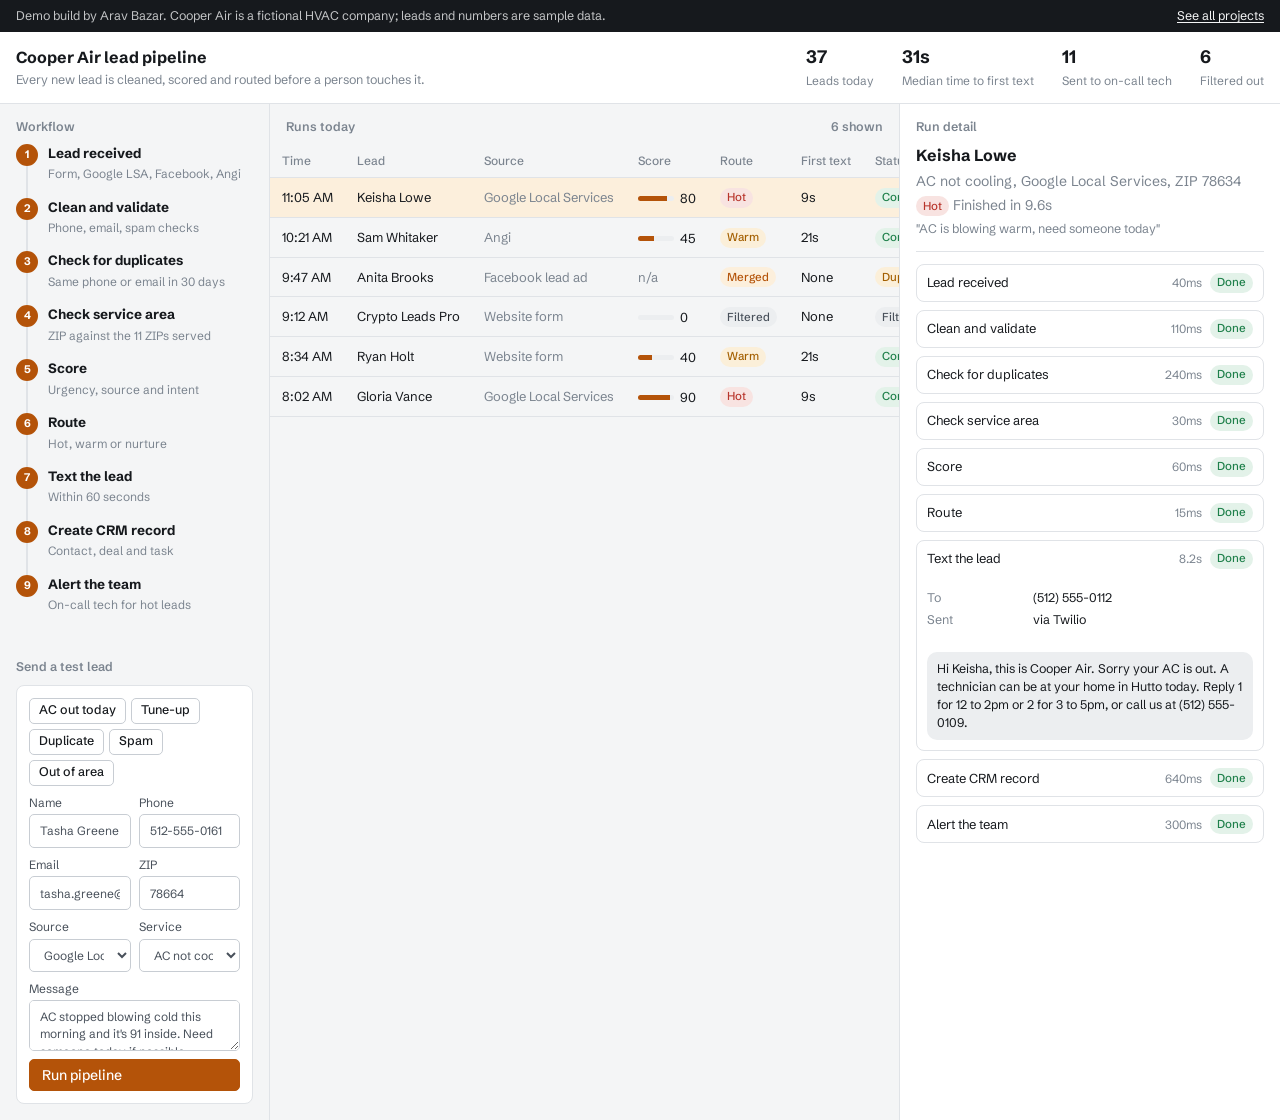
<file: speed-to-lead/index.html>
<!doctype html>
<html lang="en">
<head>
<meta charset="utf-8">
<meta name="viewport" content="width=device-width, initial-scale=1, viewport-fit=cover">
<title>Cooper Air Lead Pipeline</title>
<meta name="description" content="Demo: a speed-to-lead automation that cleans, scores and routes every new lead and texts hot ones in under a minute.">
<link rel="stylesheet" href="../assets/base.css">
<style>
/* Layout: an automation run history. Workflow steps on the left, runs in the middle, one run's step detail on the right. */
:root { --accent: #b45309; --accent-soft: #fcefdc; }
@media (prefers-color-scheme: dark) { :root:not([data-theme="light"]) { --accent: #f0a050; --accent-soft: #3a2812; --accent-ink: #1e1206; } }
:root[data-theme="dark"] { --accent: #f0a050; --accent-soft: #3a2812; --accent-ink: #1e1206; }

.top { display: flex; flex-wrap: wrap; gap: 10px 24px; align-items: center; justify-content: space-between; padding-block: 12px; padding-left: max(16px, env(safe-area-inset-left, 0px)); padding-right: max(16px, env(safe-area-inset-right, 0px)); background: var(--surface); border-bottom: 1px solid var(--line); }
.top h1 { margin: 0; font-size: 16px; }
.top p { margin: 2px 0 0; color: var(--ink-3); font-size: 12.5px; }
.kpis { display: flex; gap: 28px; flex-wrap: wrap; }
.kpis b { display: block; font-size: 18px; }
.kpis span { font-size: 12px; color: var(--ink-3); }

.app { display: grid; grid-template-columns: 270px minmax(0, 1fr) 380px; min-height: calc(100vh - 100px); }
.pane { min-width: 0; border-right: 1px solid var(--line); }
.pane:last-child { border-right: 0; background: var(--surface); }
.pane h2 { font-size: 12.5px; color: var(--ink-3); font-weight: 600; margin: 0; padding: 14px 16px 8px; display: flex; justify-content: space-between; align-items: center; gap: 8px; }

.flow { list-style: none; margin: 0; padding: 0 16px 16px; display: grid; gap: 0; }
.flow li { display: grid; grid-template-columns: 22px 1fr; gap: 10px; position: relative; padding-bottom: 14px; }
.flow li::before { content: ""; position: absolute; left: 10px; top: 22px; bottom: 0; width: 2px; background: var(--line); }
.flow li:last-child::before { display: none; }
.flow .n { width: 22px; height: 22px; border-radius: 50%; background: var(--surface); border: 2px solid var(--line-strong); display: grid; place-items: center; font-size: 11px; font-weight: 700; color: var(--ink-3); z-index: 1; }
.flow b { display: block; font-size: 13.5px; }
.flow span { color: var(--ink-3); font-size: 12px; }
.flow li.run .n { border-color: var(--accent); color: var(--accent); animation: pulse 1s ease-in-out infinite; }
.flow li.done .n { background: var(--accent); border-color: var(--accent); color: var(--accent-ink); }
.flow li.skip .n { border-style: dashed; }
.flow li.stop .n { background: var(--bad); border-color: var(--bad); color: #fff; }
@keyframes pulse { 50% { box-shadow: 0 0 0 4px var(--accent-soft); } }

.testform { margin: 0 16px 16px; padding: 12px; border: 1px solid var(--line); border-radius: var(--r-md); background: var(--surface); display: grid; gap: 8px; }
.testform label { display: grid; gap: 3px; font-size: 12px; color: var(--ink-2); }
.testform select.input, .testform textarea.input { height: auto; padding: 7px 10px; }
.testform .two { display: grid; grid-template-columns: 1fr 1fr; gap: 8px; }
.examples { display: flex; flex-wrap: wrap; gap: 5px; }

table { width: 100%; border-collapse: collapse; font-size: 13px; }
.tablewrap { overflow-x: auto; }
th { text-align: left; font-weight: 500; color: var(--ink-3); font-size: 12px; padding: 8px 12px; border-bottom: 1px solid var(--line); white-space: nowrap; background: var(--bg); position: sticky; top: 0; }
td { padding: 9px 12px; border-bottom: 1px solid var(--line); white-space: nowrap; }
tbody tr { cursor: pointer; }
tbody tr:hover { background: var(--surface); }
tbody tr[aria-selected="true"] { background: var(--accent-soft); }
.score { display: inline-flex; align-items: center; gap: 6px; }
.score i { display: inline-block; width: 36px; height: 5px; background: var(--sunken); border-radius: 3px; overflow: hidden; position: relative; }
.score i::after { content: ""; position: absolute; inset: 0 auto 0 0; width: var(--w); background: var(--accent); }
tr.new { animation: rowin 1.6s ease-out; }
@keyframes rowin { from { background: var(--accent-soft); } }

.detail { padding: 0 16px 20px; }
.dhead { display: grid; gap: 4px; padding-bottom: 12px; border-bottom: 1px solid var(--line); margin-bottom: 12px; }
.dhead b { font-size: 16px; }
.steps { list-style: none; margin: 0; padding: 0; display: grid; gap: 8px; }
.steps li { border: 1px solid var(--line); border-radius: var(--r-md); }
.steps summary { list-style: none; display: grid; grid-template-columns: 1fr auto auto; gap: 8px; align-items: center; padding: 8px 10px; cursor: pointer; font-size: 13px; }
.steps summary::-webkit-details-marker { display: none; }
.steps .ms { color: var(--ink-3); font-size: 12px; }
.kv { display: grid; grid-template-columns: 96px 1fr; gap: 4px 10px; padding: 0 10px 10px; font-size: 12.5px; }
.kv dt { color: var(--ink-3); } .kv dd { margin: 0; overflow-wrap: anywhere; }
.sms { margin: 8px 10px 10px; padding: 8px 10px; background: var(--sunken); border-radius: 10px; font-size: 12.5px; }
.empty { color: var(--ink-3); padding: 10px 0; }

@media (max-width: 1180px) { .app { grid-template-columns: 260px minmax(0, 1fr); } .pane:last-child { grid-column: 1 / -1; border-top: 1px solid var(--line); } }
@media (max-width: 760px) { .app { grid-template-columns: minmax(0, 1fr); } .pane { border-right: 0; border-bottom: 1px solid var(--line); } }
</style>
</head>
<body>
<div class="demo-bar"><span>Demo build by Arav Bazar. Cooper Air is a fictional HVAC company; leads and numbers are sample data.</span><a href="../">See all projects</a></div>
<header class="top">
  <div><h1>Cooper Air lead pipeline</h1><p>Every new lead is cleaned, scored and routed before a person touches it.</p></div>
  <div class="kpis">
    <div><b id="kLeads">37</b><span>Leads today</span></div>
    <div><b id="kMedian">31s</b><span>Median time to first text</span></div>
    <div><b id="kHot">11</b><span>Sent to on-call tech</span></div>
    <div><b id="kJunk">6</b><span>Filtered out</span></div>
  </div>
</header>

<main class="app">
  <section class="pane" aria-label="Workflow">
    <h2>Workflow</h2>
    <ol class="flow" id="flow"></ol>
    <h2>Send a test lead</h2>
    <form class="testform" id="tf" autocomplete="off">
      <div class="examples" id="examples">
        <button class="btn sm" type="button" data-ex="hot">AC out today</button>
        <button class="btn sm" type="button" data-ex="warm">Tune-up</button>
        <button class="btn sm" type="button" data-ex="dupe">Duplicate</button>
        <button class="btn sm" type="button" data-ex="junk">Spam</button>
        <button class="btn sm" type="button" data-ex="far">Out of area</button>
      </div>
      <div class="two">
        <label>Name<input class="input" id="f-name"></label>
        <label>Phone<input class="input" id="f-phone" inputmode="tel"></label>
      </div>
      <div class="two">
        <label>Email<input class="input" id="f-email"></label>
        <label>ZIP<input class="input" id="f-zip" inputmode="numeric"></label>
      </div>
      <div class="two">
        <label>Source<select class="input" id="f-src"><option>Website form</option><option>Google Local Services</option><option>Facebook lead ad</option><option>Angi</option></select></label>
        <label>Service<select class="input" id="f-svc"><option>AC not cooling</option><option>No heat</option><option>New system quote</option><option>Tune-up</option><option>Other</option></select></label>
      </div>
      <label>Message<textarea class="input" id="f-msg" rows="2"></textarea></label>
      <button class="btn primary" id="runBtn">Run pipeline</button>
    </form>
  </section>

  <section class="pane" aria-label="Runs">
    <h2>Runs today <span class="muted" id="runCount"></span></h2>
    <div class="tablewrap"><table>
      <thead><tr><th>Time</th><th>Lead</th><th>Source</th><th>Score</th><th>Route</th><th>First text</th><th>Status</th></tr></thead>
      <tbody id="runs"></tbody>
    </table></div>
  </section>

  <aside class="pane" aria-label="Run detail">
    <h2>Run detail</h2>
    <div class="detail" id="detail"><p class="empty">Pick a run to see what each step did.</p></div>
  </aside>
</main>

<script>
(() => {
  const STEPS = [
    ["Lead received", "Form, Google LSA, Facebook, Angi"],
    ["Clean and validate", "Phone, email, spam checks"],
    ["Check for duplicates", "Same phone or email in 30 days"],
    ["Check service area", "ZIP against the 11 ZIPs served"],
    ["Score", "Urgency, source and intent"],
    ["Route", "Hot, warm or nurture"],
    ["Text the lead", "Within 60 seconds"],
    ["Create CRM record", "Contact, deal and task"],
    ["Alert the team", "On-call tech for hot leads"]
  ];
  const ZIPS = { "78664": "Round Rock", "78665": "Round Rock", "78681": "Round Rock", "78626": "Georgetown", "78628": "Georgetown", "78660": "Pflugerville", "78613": "Cedar Park", "78641": "Leander", "78634": "Hutto", "78729": "North Austin", "78750": "North Austin" };
  const CRM_PHONES = new Set(["5125550133", "5125550174"]);
  const EX = {
    hot: { name: "Tasha Greene", phone: "512-555-0161", email: "tasha.greene@gmail.com", zip: "78664", src: "Google Local Services", svc: "AC not cooling", msg: "AC stopped blowing cold this morning and it's 91 inside. Need someone today if possible." },
    warm: { name: "Ben Ortiz", phone: "(737) 555-0122", email: "bortiz@outlook.com", zip: "78626", src: "Website form", svc: "Tune-up", msg: "Looking to get the furnace checked before winter. Any weekday works." },
    dupe: { name: "Lauren Pike", phone: "512 555 0133", email: "lauren.pike@yahoo.com", zip: "78613", src: "Facebook lead ad", svc: "New system quote", msg: "Following up, still want a quote." },
    junk: { name: "SEO Experts", phone: "1111111111", email: "rank@mailinator.com", zip: "10001", src: "Website form", svc: "Other", msg: "We can get your website to page 1 of Google! Visit http://cheap-seo.example" },
    far: { name: "Dev Raman", phone: "512-555-0158", email: "dev.raman@gmail.com", zip: "78702", src: "Angi", svc: "New system quote", msg: "Our system is 18 years old, want a replacement quote." }
  };
  const $ = id => document.getElementById(id);
  const esc = s => String(s).replace(/[&<>"]/g, c => ({ "&": "&amp;", "<": "&lt;", ">": "&gt;", '"': "&quot;" }[c]));
  const fmtPhone = d => "(" + d.slice(0, 3) + ") " + d.slice(3, 6) + "-" + d.slice(6);

  function process(L) {
    const out = []; const t0 = 0; let t = t0;
    const step = (i, status, ms, kv, extra) => { t += ms; out.push({ i, status, ms, at: t, kv, extra }); };
    step(0, "ok", 40, { Source: L.src, Received: new Date().toLocaleTimeString([], { hour: "numeric", minute: "2-digit", second: "2-digit" }), Service: L.svc });
    const digits = L.phone.replace(/\D/g, "").slice(-10);
    const problems = [];
    if (digits.length < 10 || /^(\d)\1{9}$/.test(digits)) problems.push("phone is not a real number");
    if (/mailinator|tempmail|guerrilla|10minute/i.test(L.email)) problems.push("disposable email");
    if (/https?:\/\/|\bseo\b|crypto|backlink|page 1 of google/i.test(L.msg + " " + L.name)) problems.push("message looks like spam");
    const clean = { name: L.name.trim().replace(/\s+/g, " "), phone: digits.length === 10 ? fmtPhone(digits) : L.phone, email: L.email.trim().toLowerCase() };
    if (problems.length) {
      step(1, "stop", 120, { Result: "Filtered out", Why: problems.join(", ") });
      return { route: "Filtered", status: "Filtered", score: 0, steps: out, clean, firstText: "None", reason: problems.join(", ") };
    }
    step(1, "ok", 110, { Phone: clean.phone, Email: clean.email || "None", Name: clean.name });
    if (CRM_PHONES.has(digits)) {
      step(2, "stop", 260, { Result: "Duplicate", Match: "Existing contact, last lead 9 days ago", Action: "Added a note to the existing deal and pinged its owner" });
      return { route: "Merged", status: "Duplicate", score: null, steps: out, clean, firstText: "None", reason: "existing contact" };
    }
    step(2, "ok", 240, { Result: "New contact" });
    const city = ZIPS[L.zip];
    if (!city) {
      step(3, "stop", 30, { Result: "Outside service area", ZIP: L.zip || "Missing" });
      step(6, "ok", 900, { To: clean.phone }, `Hi ${clean.name.split(" ")[0]}, thanks for reaching out to Cooper Air. ZIP ${L.zip} is just outside the area we serve, so we can't take this one. Sorry we couldn't help!`);
      return { route: "Declined", status: "Out of area", score: null, steps: out, clean, firstText: secs(out), reason: "outside service area" };
    }
    step(3, "ok", 30, { Result: "In area", City: city });
    let score = 0; const why = [];
    const svcPts = { "AC not cooling": 40, "No heat": 40, "New system quote": 30, "Tune-up": 30, "Other": 5 }[L.svc]; score += svcPts; why.push(L.svc + " +" + svcPts);
    if (/\b(today|asap|now|emergency|urgent|tonight|not working|stopped|won't|isn't)\b/i.test(L.msg)) { score += 25; why.push("urgent wording +25"); }
    if (/\b(\d{2,3})\s*(inside|degrees)\b/i.test(L.msg)) { score += 10; why.push("hot house +10"); }
    if (/\b(1[5-9]|2\d) years? old\b|replace/i.test(L.msg)) { score += 10; why.push("old system +10"); }
    const srcPts = { "Google Local Services": 15, "Website form": 10, "Angi": 5, "Facebook lead ad": 5 }[L.src]; score += srcPts; why.push(L.src + " +" + srcPts);
    score = Math.min(100, score);
    step(4, "ok", 60, { Score: score + " / 100", Breakdown: why.join(", ") });
    const route = score >= 70 ? "Hot" : score >= 40 ? "Warm" : "Nurture";
    step(5, "ok", 15, { Route: route, Rule: route === "Hot" ? "Score 70+ goes to the on-call tech" : route === "Warm" ? "Score 40 to 69 gets a text and a call task within 2 hours" : "Under 40 gets a text and a 3-email sequence" });
    const first = clean.name.split(" ")[0];
    const sms = route === "Hot"
      ? `Hi ${first}, this is Cooper Air. Sorry your AC is out. A technician can be at your home in ${city} today. Reply 1 for 12 to 2pm or 2 for 3 to 5pm, or call us at (512) 555-0109.`
      : route === "Warm"
      ? `Hi ${first}, thanks for reaching out to Cooper Air about a ${L.svc.toLowerCase()}. What day this week works best for a visit? Reply with a day and we'll lock in a time.`
      : `Hi ${first}, thanks for contacting Cooper Air. We'll email you a few times that work. Reply here anytime with questions.`;
    step(6, "ok", route === "Hot" ? 8200 : 21000, { To: clean.phone, Sent: "via Twilio" }, sms);
    step(7, "ok", 640, { Contact: clean.name, Deal: L.svc + ", " + city, Stage: route === "Hot" ? "Dispatch today" : "New lead", Task: route === "Hot" ? "Call within 5 minutes" : "Call within 2 hours" });
    step(8, route === "Hot" ? "ok" : "skip", route === "Hot" ? 300 : 0, route === "Hot" ? { Alerted: "On-call tech (Marco) by text, #dispatch in Slack" } : { Result: "Skipped, not a hot lead" });
    return { route, status: "Completed", score, steps: out, clean, firstText: secs(out), reason: why.join(", ") };
  }
  function secs(steps) { const s = steps.find(x => x.i === 6); return s ? Math.max(1, Math.round(s.at / 1000)) + "s" : "None"; }

  // ---------- Seed history ----------
  const now = new Date(); const RUNS = [];
  const seed = [
    [8, 2, { name: "Gloria Vance", phone: "512-555-0147", email: "gvance@gmail.com", zip: "78681", src: "Google Local Services", svc: "No heat", msg: "Heater won't turn on, house is 58 degrees" }],
    [8, 34, { name: "Ryan Holt", phone: "737-555-0150", email: "ryan.holt@gmail.com", zip: "78641", src: "Website form", svc: "Tune-up", msg: "Annual maintenance please" }],
    [9, 12, { name: "Crypto Leads Pro", phone: "000", email: "x@tempmail.dev", zip: "", src: "Website form", svc: "Other", msg: "Buy backlinks crypto" }],
    [9, 47, { name: "Anita Brooks", phone: "512-555-0174", email: "anita.b@icloud.com", zip: "78660", src: "Facebook lead ad", svc: "New system quote", msg: "Still interested" }],
    [10, 21, { name: "Sam Whitaker", phone: "512-555-0139", email: "samw@gmail.com", zip: "78729", src: "Angi", svc: "New system quote", msg: "Unit is 17 years old, thinking about replacing" }],
    [11, 5, { name: "Keisha Lowe", phone: "512-555-0112", email: "klowe@gmail.com", zip: "78634", src: "Google Local Services", svc: "AC not cooling", msg: "AC is blowing warm, need someone today" }]
  ];
  seed.forEach(([h, m, L]) => { const d = new Date(now); d.setHours(h, m, 0); const r = process(L); r.time = d; r.lead = L; RUNS.unshift(r); });

  function renderFlow(run, upto) {
    $("flow").innerHTML = STEPS.map((s, i) => {
      let cls = "";
      if (run) { const st = run.steps.find(x => x.i === i); if (st && (upto == null || run.steps.indexOf(st) < upto)) cls = st.status === "stop" ? "stop" : st.status === "skip" ? "skip" : "done"; else if (upto != null && run.steps[upto] && run.steps[upto].i === i) cls = "run"; }
      return `<li class="${cls}"><span class="n">${i + 1}</span><div><b>${s[0]}</b><span>${s[1]}</span></div></li>`;
    }).join("");
  }
  const routePill = r => ({ Hot: "bad", Warm: "warn", Nurture: "", Filtered: "", Merged: "accent", Declined: "" }[r] ?? "");
  const statusPill = s => s === "Completed" ? "ok" : s === "Filtered" ? "" : "warn";
  let selected = 0;
  function renderRuns(fresh) {
    $("runCount").textContent = RUNS.length + " shown";
    $("runs").innerHTML = RUNS.map((r, i) => `<tr data-i="${i}" aria-selected="${i === selected}" class="${fresh && i === 0 ? "new" : ""}">
      <td>${r.time.toLocaleTimeString([], { hour: "numeric", minute: "2-digit" })}</td>
      <td>${esc(r.clean.name)}</td><td class="muted">${esc(r.lead.src)}</td>
      <td>${r.score == null ? '<span class="muted">n/a</span>' : `<span class="score"><i style="--w:${r.score}%"></i>${r.score}</span>`}</td>
      <td><span class="pill ${routePill(r.route)}">${r.route}</span></td><td>${r.firstText}</td>
      <td><span class="pill ${statusPill(r.status)}">${r.status}</span></td></tr>`).join("");
  }
  function renderDetail(r, upto) {
    const steps = upto == null ? r.steps : r.steps.slice(0, upto);
    const total = r.steps.reduce((a, s) => a + s.ms, 0);
    $("detail").innerHTML = `<div class="dhead"><b>${esc(r.clean.name)}</b><span class="muted">${esc(r.lead.svc)}, ${esc(r.lead.src)}, ZIP ${esc(r.lead.zip || "none")}</span>
      <span><span class="pill ${routePill(r.route)}">${r.route}</span> <span class="muted">${upto == null ? "Finished in " + (total / 1000).toFixed(1) + "s" : "Running"}</span></span>
      <span class="muted" style="font-size:12.5px">"${esc(r.lead.msg)}"</span></div>
      <ul class="steps">${steps.map(s => `<li><details ${s.extra || s.status === "stop" ? "open" : ""}><summary><span>${STEPS[s.i][0]}</span><span class="ms">${s.ms >= 1000 ? (s.ms / 1000).toFixed(1) + "s" : s.ms + "ms"}</span><span class="pill ${s.status === "ok" ? "ok" : s.status === "stop" ? "warn" : ""}">${s.status === "ok" ? "Done" : s.status === "stop" ? "Stopped" : "Skipped"}</span></summary>
        <dl class="kv">${Object.entries(s.kv).map(([k, v]) => `<dt>${esc(k)}</dt><dd>${esc(v)}</dd>`).join("")}</dl>${s.extra ? `<div class="sms">${esc(s.extra)}</div>` : ""}</details></li>`).join("")}</ul>`;
  }
  function select(i) { selected = i; renderRuns(); renderDetail(RUNS[i]); renderFlow(RUNS[i]); }

  // ---------- Live run ----------
  let running = false;
  async function run(L) {
    if (running) return; running = true; $("runBtn").disabled = true;
    const r = process(L); r.time = new Date(); r.lead = L;
    // Real text delivery takes seconds; the animation compresses it so the demo isn't slow.
    for (let k = 0; k <= r.steps.length; k++) {
      renderFlow(r, k); renderDetail(r, k);
      if (k < r.steps.length) await new Promise(res => setTimeout(res, Math.min(700, 220 + r.steps[k].ms / 30)));
    }
    RUNS.unshift(r); selected = 0; renderRuns(true); renderDetail(r); renderFlow(r);
    $("kLeads").textContent = +$("kLeads").textContent + 1;
    if (r.route === "Hot") $("kHot").textContent = +$("kHot").textContent + 1;
    if (r.status === "Filtered") $("kJunk").textContent = +$("kJunk").textContent + 1;
    running = false; $("runBtn").disabled = false; return r;
  }
  function fill(ex) { const L = EX[ex]; $("f-name").value = L.name; $("f-phone").value = L.phone; $("f-email").value = L.email; $("f-zip").value = L.zip; $("f-src").value = L.src; $("f-svc").value = L.svc; $("f-msg").value = L.msg; }
  $("examples").onclick = e => { const b = e.target.closest("[data-ex]"); if (b) fill(b.dataset.ex); };
  $("tf").onsubmit = e => { e.preventDefault(); if (!$("f-name").value.trim()) { $("f-name").focus(); return; } run({ name: $("f-name").value, phone: $("f-phone").value, email: $("f-email").value, zip: $("f-zip").value.trim(), src: $("f-src").value, svc: $("f-svc").value, msg: $("f-msg").value }); };
  $("runs").onclick = e => { const tr = e.target.closest("tr"); if (tr && !running) select(+tr.dataset.i); };
  fill("hot"); select(0);
  window.__demo = { run: ex => run(EX[ex]) };
})();
</script>
</body>
</html>
</file>
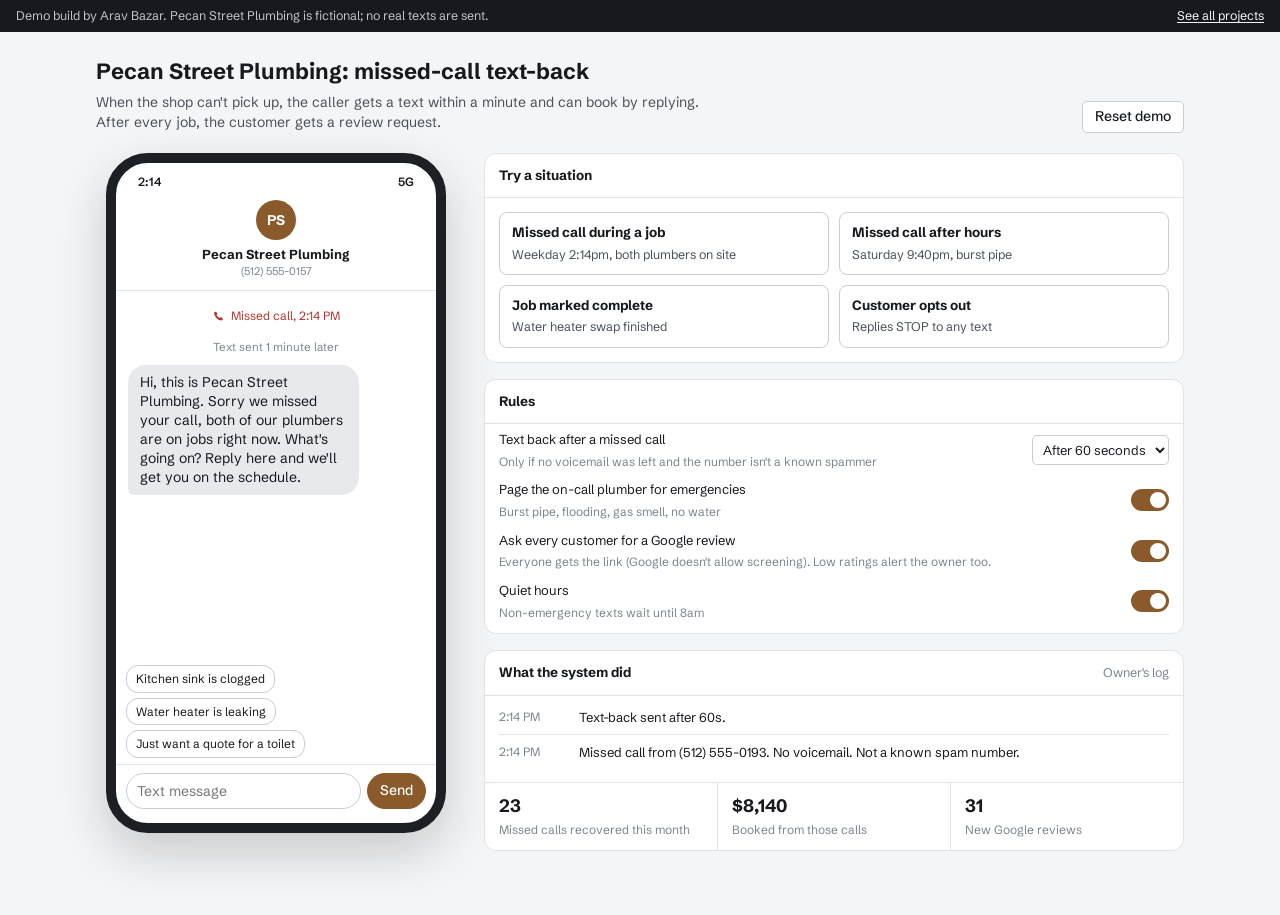
<file: text-back/index.html>
<!doctype html>
<html lang="en">
<head>
<meta charset="utf-8">
<meta name="viewport" content="width=device-width, initial-scale=1, viewport-fit=cover">
<title>Pecan Street Text-Back</title>
<meta name="description" content="Demo: missed-call text-back and review requests for a plumbing company, shown from the customer's phone and the owner's log side by side.">
<link rel="stylesheet" href="../assets/base.css">
<style>
/* Layout: the customer's phone on the left, the owner's view (triggers, rules, log) on the right. */
:root { --accent: #8a5a2b; --accent-soft: #f3e9de; --me: #2a6fdb; --them: #e7e9ec; }
@media (prefers-color-scheme: dark) { :root:not([data-theme="light"]) { --accent: #d39a62; --accent-soft: #352617; --accent-ink: #1d1208; --them: #2a2e33; --me: #3f80e6; } }
:root[data-theme="dark"] { --accent: #d39a62; --accent-soft: #352617; --accent-ink: #1d1208; --them: #2a2e33; --me: #3f80e6; }

.wrap { max-width: 1120px; margin: 0 auto; padding-left: max(16px, env(safe-area-inset-left, 0px)); padding-right: max(16px, env(safe-area-inset-right, 0px)); padding-block: 24px 48px; }
.head { display: flex; justify-content: space-between; gap: 12px 24px; flex-wrap: wrap; align-items: end; margin-bottom: 20px; }
.head h1 { margin: 0; font-size: 22px; }
.head p { margin: 4px 0 0; color: var(--ink-2); max-width: 620px; }
.grid { display: grid; grid-template-columns: 360px minmax(0, 1fr); gap: 28px; align-items: start; }

.phone { width: 340px; max-width: 100%; margin: 0 auto; border: 10px solid #1c1f23; border-radius: 42px; background: var(--surface); overflow: hidden; height: 680px; display: flex; flex-direction: column; box-shadow: 0 20px 50px rgba(0,0,0,.18); position: sticky; top: 16px; }
.status { display: flex; justify-content: space-between; padding: 10px 22px 4px; font-size: 12px; font-weight: 600; }
.thead { text-align: center; padding: 6px 0 10px; border-bottom: 1px solid var(--line); }
.thead .av { width: 40px; height: 40px; border-radius: 50%; background: var(--accent); color: var(--accent-ink); display: grid; place-items: center; margin: 0 auto 4px; font-weight: 700; }
.thead b { font-size: 13px; } .thead small { display: block; font-size: 11px; color: var(--ink-3); }
.thread { flex: 1; overflow: auto; padding: 12px; display: flex; flex-direction: column; gap: 6px; }
.b { max-width: 78%; padding: 8px 12px; border-radius: 18px; font-size: 14px; line-height: 1.35; }
.b.them { background: var(--them); align-self: flex-start; border-bottom-left-radius: 6px; }
.b.me { background: var(--me); color: #fff; align-self: flex-end; border-bottom-right-radius: 6px; }
.sysline { align-self: center; font-size: 11.5px; color: var(--ink-3); text-align: center; padding: 4px 0; }
.missed { align-self: center; font-size: 12px; color: var(--bad); display: flex; gap: 6px; align-items: center; padding: 4px 0; }
.compose { display: flex; gap: 6px; padding: 8px 10px 14px; border-top: 1px solid var(--line); }
.compose .input { border-radius: 18px; height: 36px; }
.compose .btn { border-radius: 18px; height: 36px; }
.quick { display: flex; gap: 5px; flex-wrap: wrap; padding: 0 10px 6px; }
.quick button { font-size: 12px; border: 1px solid var(--line-strong); background: var(--surface); border-radius: 12px; padding: 4px 9px; cursor: pointer; }

.card { background: var(--surface); border: 1px solid var(--line); border-radius: var(--r-lg); margin-bottom: 16px; }
.card h2 { margin: 0; font-size: 13.5px; padding: 12px 14px; border-bottom: 1px solid var(--line); display: flex; justify-content: space-between; gap: 10px; align-items: center; }
.triggers { display: grid; grid-template-columns: repeat(2, minmax(0, 1fr)); gap: 10px; padding: 14px; }
.trig { border: 1px solid var(--line-strong); background: var(--surface); border-radius: var(--r-md); padding: 10px 12px; text-align: left; cursor: pointer; display: grid; gap: 3px; }
.trig:hover { background: var(--sunken); }
.trig b { font-size: 13.5px; } .trig span { font-size: 12.5px; color: var(--ink-2); }
.rules { padding: 6px 14px 12px; display: grid; gap: 10px; }
.rule { display: grid; grid-template-columns: 1fr auto; gap: 4px 12px; align-items: center; font-size: 13px; }
.rule small { grid-column: 1; color: var(--ink-3); font-size: 12px; }
.rule select, .rule input[type="time"] { height: 30px; border: 1px solid var(--line-strong); border-radius: var(--r-sm); background: var(--surface); padding: 0 6px; grid-row: 1 / span 2; grid-column: 2; }
.switch { position: relative; width: 38px; height: 22px; grid-row: 1 / span 2; grid-column: 2; }
.switch input { position: absolute; opacity: 0; inset: 0; cursor: pointer; margin: 0; }
.switch i { position: absolute; inset: 0; border-radius: 11px; background: var(--line-strong); pointer-events: none; }
.switch i::after { content: ""; position: absolute; left: 3px; top: 3px; width: 16px; height: 16px; border-radius: 50%; background: #fff; transition: transform .15s; }
.switch input:checked + i { background: var(--accent); }
.switch input:checked + i::after { transform: translateX(16px); }
.switch input:focus-visible + i { outline: 2px solid var(--accent); outline-offset: 2px; }
.log { list-style: none; margin: 0; padding: 4px 14px 12px; display: grid; gap: 0; font-size: 13px; }
.log li { display: grid; grid-template-columns: 70px 1fr; gap: 10px; padding: 8px 0; border-bottom: 1px solid var(--line); }
.log li:last-child { border-bottom: 0; }
.log time { color: var(--ink-3); font-size: 12px; }
.log:empty::before { content: "Pick a trigger above to see what happens."; color: var(--ink-3); padding: 8px 0; }
.stats { display: grid; grid-template-columns: repeat(3, minmax(0, 1fr)); gap: 1px; background: var(--line); border-top: 1px solid var(--line); border-radius: 0 0 var(--r-lg) var(--r-lg); overflow: hidden; }
.stats div { background: var(--surface); padding: 10px 14px; } .stats b { display: block; font-size: 18px; } .stats span { font-size: 12px; color: var(--ink-3); }

@media (max-width: 860px) { .grid { grid-template-columns: minmax(0, 1fr); } .phone { position: static; height: 620px; } }
@media (max-width: 480px) { .triggers { grid-template-columns: minmax(0, 1fr); } .phone { border-width: 8px; border-radius: 34px; } }
</style>
</head>
<body>
<div class="demo-bar"><span>Demo build by Arav Bazar. Pecan Street Plumbing is fictional; no real texts are sent.</span><a href="../">See all projects</a></div>
<main class="wrap">
  <div class="head">
    <div><h1>Pecan Street Plumbing: missed-call text-back</h1><p>When the shop can't pick up, the caller gets a text within a minute and can book by replying. After every job, the customer gets a review request.</p></div>
    <button class="btn" id="resetBtn" type="button">Reset demo</button>
  </div>
  <div class="grid">
    <div class="phone" aria-label="Customer's phone">
      <div class="status"><span id="clock">2:14</span><span>5G</span></div>
      <div class="thead"><div class="av" aria-hidden="true">PS</div><b>Pecan Street Plumbing</b><small>(512) 555-0157</small></div>
      <div class="thread" id="thread" aria-live="polite"></div>
      <div class="quick" id="quick"></div>
      <form class="compose" id="compose" autocomplete="off"><label class="sr" for="reply">Reply as the customer</label><input class="input" id="reply" placeholder="Text message"><button class="btn primary">Send</button></form>
    </div>
    <div>
      <section class="card"><h2>Try a situation</h2>
        <div class="triggers">
          <button class="trig" data-t="busy" type="button"><b>Missed call during a job</b><span>Weekday 2:14pm, both plumbers on site</span></button>
          <button class="trig" data-t="after" type="button"><b>Missed call after hours</b><span>Saturday 9:40pm, burst pipe</span></button>
          <button class="trig" data-t="review" type="button"><b>Job marked complete</b><span>Water heater swap finished</span></button>
          <button class="trig" data-t="stop" type="button"><b>Customer opts out</b><span>Replies STOP to any text</span></button>
        </div>
      </section>
      <section class="card"><h2>Rules</h2>
        <div class="rules">
          <label class="rule">Text back after a missed call<small>Only if no voicemail was left and the number isn't a known spammer</small>
            <select id="delay"><option value="30">After 30 seconds</option><option value="60" selected>After 60 seconds</option><option value="120">After 2 minutes</option></select></label>
          <div class="rule"><span>Page the on-call plumber for emergencies</span><small>Burst pipe, flooding, gas smell, no water</small><span class="switch"><input type="checkbox" id="page" checked aria-label="Page on-call plumber"><i></i></span></div>
          <div class="rule"><span>Ask every customer for a Google review</span><small>Everyone gets the link (Google doesn't allow screening). Low ratings alert the owner too.</small><span class="switch"><input type="checkbox" id="rev" checked aria-label="Send review requests"><i></i></span></div>
          <div class="rule"><span>Quiet hours</span><small>Non-emergency texts wait until 8am</small><span class="switch"><input type="checkbox" id="quiet" checked aria-label="Quiet hours"><i></i></span></div>
        </div>
      </section>
      <section class="card"><h2>What the system did <span class="muted" style="font-weight:400;font-size:12.5px">Owner's log</span></h2>
        <ul class="log" id="log"></ul>
        <div class="stats"><div><b id="sRecovered">23</b><span>Missed calls recovered this month</span></div><div><b id="sBooked">$8,140</b><span>Booked from those calls</span></div><div><b id="sReviews">31</b><span>New Google reviews</span></div></div>
      </section>
    </div>
  </div>
</main>
<script>
(() => {
  const $ = id => document.getElementById(id);
  const esc = s => String(s).replace(/[&<>"]/g, c => ({ "&": "&amp;", "<": "&lt;", ">": "&gt;", '"': "&quot;" }[c]));
  let mode = null, stage = null, optedOut = false, busy = false, clock = "2:14 PM", gen = 0;
  const wait = ms => new Promise(r => setTimeout(r, ms));
  function bubble(who, text) { const d = document.createElement("div"); d.className = "b " + who; d.textContent = text; $("thread").appendChild(d); $("thread").scrollTop = $("thread").scrollHeight; }
  function sys(text, cls = "sysline") { const d = document.createElement("div"); d.className = cls; d.innerHTML = text; $("thread").appendChild(d); $("thread").scrollTop = $("thread").scrollHeight; }
  function log(text) { const li = document.createElement("li"); li.innerHTML = `<time>${clock.replace(" ", " ")}</time><span>${esc(text)}</span>`; $("log").prepend(li); }
  function quick(list) { $("quick").innerHTML = list.map(q => `<button type="button">${esc(q)}</button>`).join(""); }
  async function biz(text, delay = 900) { const g = gen; busy = true; await wait(delay); if (g !== gen) return; busy = false; if (optedOut) return; bubble("them", text); }
  function reset() { $("thread").innerHTML = ""; $("log").innerHTML = ""; quick([]); mode = stage = null; optedOut = false; }

  async function trigger(t) {
    gen++; busy = false; reset();
    const delay = +$("delay").value;
    if (t === "busy") {
      mode = "busy"; clock = "2:14 PM"; $("clock").textContent = "2:14";
      sys('<svg width="12" height="12" viewBox="0 0 24 24" aria-hidden="true"><path d="M6 3l3 5-2 2a12 12 0 006 6l2-2 5 3-2 4C10 21 3 14 2 5z" fill="currentColor"/></svg> Missed call, 2:14 PM', "missed");
      log("Missed call from (512) 555-0193. No voicemail. Not a known spam number.");
      sys(`Text sent ${delay < 60 ? delay + " seconds" : delay / 60 + (delay === 60 ? " minute" : " minutes")} later`);
      log(`Text-back sent after ${delay}s.`);
      await biz("Hi, this is Pecan Street Plumbing. Sorry we missed your call, both of our plumbers are on jobs right now. What's going on? Reply here and we'll get you on the schedule.");
      stage = "ask"; quick(["Kitchen sink is clogged", "Water heater is leaking", "Just want a quote for a toilet"]);
    }
    if (t === "after") {
      mode = "after"; clock = "9:40 PM"; $("clock").textContent = "9:40";
      sys("Missed call, Saturday 9:40 PM", "missed");
      log("Missed call after hours from (737) 555-0128.");
      await biz("Hi, this is Pecan Street Plumbing. We're closed right now, but if this is an emergency like a burst pipe or flooding, reply EMERGENCY and we'll page our on-call plumber. Otherwise reply with what's going on and we'll text you at 8am.");
      stage = "ask"; quick(["EMERGENCY, pipe burst under the sink", "Faucet dripping, not urgent"]);
    }
    if (t === "review") {
      mode = "review"; clock = "4:05 PM"; $("clock").textContent = "4:05";
      log("Job #2231 marked complete by Luis: 50-gallon gas water heater replaced.");
      if (!$("rev").checked) { log("Review requests are off, nothing sent."); sys("Review requests are turned off in Rules."); return; }
      sys("2 hours after the job");
      log("Review request scheduled for 2 hours after completion.");
      await biz("Hi Maria, thanks for choosing Pecan Street Plumbing today. How did Luis do? Reply with a number from 1 to 5.");
      stage = "rate"; quick(["5", "4", "2"]);
    }
    if (t === "stop") {
      mode = "stop"; clock = "10:12 AM"; $("clock").textContent = "10:12";
      await biz("Hi, this is Pecan Street Plumbing. Sorry we missed your call. What's going on? Reply here and we'll get you on the schedule.", 300);
      stage = "ask"; quick(["STOP"]);
    }
  }

  async function reply(text) {
    if (!text.trim() || busy) return;
    bubble("me", text); quick([]);
    const t = text.toLowerCase();
    if (/^\s*(stop|unsubscribe|cancel|quit)\s*$/.test(t)) {
      await biz("You're unsubscribed from Pecan Street Plumbing texts. Reply START to opt back in.", 600);
      optedOut = true; log("Customer replied STOP. Number added to the do-not-text list; no more automated texts."); stage = null; return;
    }
    if (optedOut) { if (/^\s*start\s*$/.test(t)) { optedOut = false; await biz("You're opted back in.", 500); log("Customer opted back in."); } return; }

    if (stage === "rate") {
      const n = +(t.match(/[1-5]/) || [0])[0];
      if (!n) { await biz("Just a number from 1 to 5 is perfect."); return; }
      log(`Customer rated the job ${n} of 5.`);
      if (n >= 4) { await biz("Thank you! It would mean a lot if you shared that on Google. It takes about 30 seconds: g.page/pecan-street-demo/review"); log("Google review link sent."); $("sReviews").textContent = +$("sReviews").textContent + 1; }
      else { await biz("Thanks for telling us. I'm sorry it wasn't a great experience. Our owner, Daniel, will call you today to make it right. If you'd also like to leave a Google review, here's the link: g.page/pecan-street-demo/review"); log("Low rating: owner alerted by text with the job details. Review link still sent."); }
      stage = null; return;
    }
    if (stage === "ask" || stage === "detail") {
      const emergency = /emergency|burst|flood|flooding|gas|no water|sewage|backing up/.test(t);
      if (emergency) {
        if ($("page").checked) {
          log("Emergency keywords found. On-call plumber (Luis) paged with the customer's number and message.");
          await biz("Got it. I've paged our on-call plumber and he'll call you within 10 minutes. In the meantime, turn off the main water valve, usually near the street or where the line enters the house.");
        } else {
          log("Emergency keywords found, but paging is off. Flagged for the morning.");
          await biz("Thanks. Our on-call line is (512) 555-0157 if this can't wait. Otherwise we'll text you first thing at 8am.");
        }
        stage = null; return;
      }
      if (mode === "after" && $("quiet").checked) {
        log("Not an emergency. Reply queued until 8am because of quiet hours.");
        sys("Next morning, 8:00 AM");
        await biz("Good morning, this is Pecan Street Plumbing. Thanks for the details. We have openings today at 10am or 1pm. Reply 1 or 2.", 1100);
        stage = "pick"; quick(["1", "2"]); return;
      }
      log("Customer described the problem. Job type detected: " + (t.includes("heater") ? "water heater" : t.includes("quote") || t.includes("toilet") ? "estimate" : "drain or fixture") + ".");
      await biz(t.includes("quote") ? "Happy to. Estimates are free. Can someone come by tomorrow at 9am or 3pm? Reply 1 or 2." : "Thanks, we can help with that. Our next openings are today at 4:30pm or tomorrow at 8am. Reply 1 or 2.");
      stage = "pick"; quick(["1", "2", "Neither works"]); return;
    }
    if (stage === "pick") {
      if (/\b1\b|first|4:30|10/.test(t)) { await biz("You're booked. We'll text you when the plumber is on the way. The $89 service call fee is waived if you go ahead with the repair."); }
      else if (/\b2\b|second|8am|1pm|3pm|tomorrow/.test(t)) { await biz("You're booked. We'll text you when the plumber is on the way."); }
      else { await biz("No problem. What day and time works better? The office will confirm within the hour."); log("Customer asked for another time; office task created."); stage = null; return; }
      log("Appointment booked from the text thread and added to the schedule. Owner notified.");
      $("sRecovered").textContent = +$("sRecovered").textContent + 1;
      $("sBooked").textContent = "$" + (+$("sBooked").textContent.replace(/\D/g, "") + 310).toLocaleString();
      stage = null; return;
    }
  }

  document.querySelectorAll(".trig").forEach(b => b.onclick = () => trigger(b.dataset.t));
  $("compose").onsubmit = e => { e.preventDefault(); const v = $("reply").value; $("reply").value = ""; reply(v); };
  $("quick").onclick = e => { const b = e.target.closest("button"); if (b) reply(b.textContent); };
  $("resetBtn").onclick = reset;
  trigger("busy");
  window.__demo = { trigger, reply };
})();
</script>
</body>
</html>
</file>
<file: assets/base.css>
/* Shared product-UI base for Arav's demo builds.
   Quiet neutrals with a slight cool bias, one accent per product, 1px lines over shadows,
   small radii on controls, larger only on the outer shell. */
@import url("https://fonts.googleapis.com/css2?family=Schibsted+Grotesk:wght@400;500;600;700&display=swap");

:root {
  --bg: #f4f5f6;
  --surface: #ffffff;
  --sunken: #eceef0;
  --line: #e0e3e7;
  --line-strong: #c8cdd3;
  --ink: #16191d;
  --ink-2: #49515b;
  --ink-3: #7b848f;
  --ok: #1d7f49;
  --ok-soft: #e3f2e9;
  --warn: #a35f00;
  --warn-soft: #fbefd9;
  --bad: #b8342b;
  --bad-soft: #f8e3e1;
  --accent: #2f6f5e;
  --accent-soft: #e2efeb;
  --accent-ink: #ffffff;
  --font: "Schibsted Grotesk", ui-sans-serif, system-ui, -apple-system, "Segoe UI", Roboto, sans-serif;
  --r-sm: 5px;
  --r-md: 8px;
  --r-lg: 12px;
  color-scheme: light;
}
@media (prefers-color-scheme: dark) {
  :root:not([data-theme="light"]) {
    --bg: #111315; --surface: #181b1e; --sunken: #1f2327; --line: #2a2f34; --line-strong: #3a4148;
    --ink: #eceef0; --ink-2: #b2b9c1; --ink-3: #828b95;
    --ok: #4fbf7d; --ok-soft: #173325; --warn: #e3a240; --warn-soft: #3a2a10; --bad: #ef7a70; --bad-soft: #3b1c19;
    color-scheme: dark;
  }
}
:root[data-theme="dark"] {
  --bg: #111315; --surface: #181b1e; --sunken: #1f2327; --line: #2a2f34; --line-strong: #3a4148;
  --ink: #eceef0; --ink-2: #b2b9c1; --ink-3: #828b95;
  --ok: #4fbf7d; --ok-soft: #173325; --warn: #e3a240; --warn-soft: #3a2a10; --bad: #ef7a70; --bad-soft: #3b1c19;
  color-scheme: dark;
}

*, *::before, *::after { box-sizing: border-box; }
[hidden] { display: none !important; }
html, body { margin: 0; }
body {
  background: var(--bg);
  color: var(--ink);
  font: 14px/1.45 var(--font);
  -webkit-font-smoothing: antialiased;
}
button, input, select, textarea { font: inherit; color: inherit; }
a { color: inherit; }
:focus-visible { outline: 2px solid var(--accent); outline-offset: 2px; border-radius: 3px; }

/* Thin bar that says what this page is. */
.demo-bar {
  display: flex; flex-wrap: wrap; gap: 4px 14px; align-items: center; justify-content: space-between;
  padding-block: 7px;
  padding-left: max(16px, env(safe-area-inset-left, 0px));
  padding-right: max(16px, env(safe-area-inset-right, 0px));
  background: var(--ink); color: var(--bg); font-size: 12.5px;
}
.demo-bar a { color: var(--bg); text-decoration: underline; text-underline-offset: 2px; }
.demo-bar span { opacity: .78; }

.btn {
  display: inline-flex; align-items: center; gap: 6px; height: 32px; padding: 0 12px;
  border: 1px solid var(--line-strong); background: var(--surface); border-radius: var(--r-sm);
  cursor: pointer; font-weight: 500; white-space: nowrap;
}
.btn:hover { background: var(--sunken); }
.btn.primary { background: var(--accent); border-color: var(--accent); color: var(--accent-ink); }
.btn.primary:hover { filter: brightness(1.06); }
.btn:disabled { opacity: .5; cursor: default; }
.btn.sm { height: 26px; padding: 0 9px; font-size: 12.5px; }

.input {
  height: 34px; padding: 0 10px; border: 1px solid var(--line-strong); border-radius: var(--r-sm);
  background: var(--surface); width: 100%; min-width: 0;
}

.pill {
  display: inline-flex; align-items: center; gap: 5px; height: 20px; padding: 0 7px;
  border-radius: 10px; font-size: 11.5px; font-weight: 500; white-space: nowrap;
  background: var(--sunken); color: var(--ink-2);
}
.pill.ok { background: var(--ok-soft); color: var(--ok); }
.pill.warn { background: var(--warn-soft); color: var(--warn); }
.pill.bad { background: var(--bad-soft); color: var(--bad); }
.pill.accent { background: var(--accent-soft); color: var(--accent); }
.dot { width: 7px; height: 7px; border-radius: 50%; background: currentColor; flex: none; }

.muted { color: var(--ink-3); }
.sr { position: absolute; width: 1px; height: 1px; overflow: hidden; clip: rect(0 0 0 0); }

@media (prefers-reduced-motion: reduce) {
  *, *::before, *::after { animation: none !important; transition: none !important; }
}
</file>
